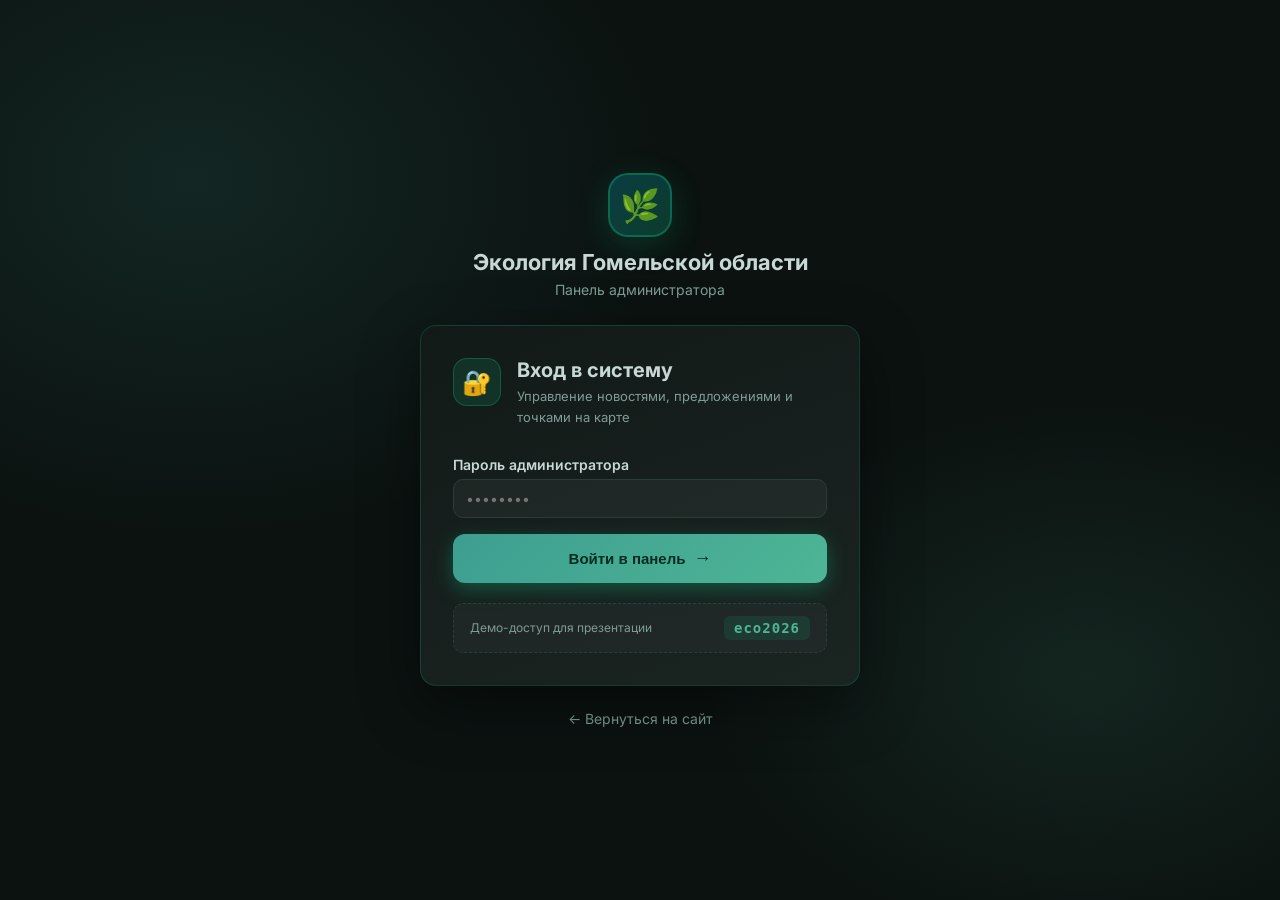
<file: admin.html>
<!DOCTYPE html>
<html lang="ru">
<head>
    <meta charset="UTF-8" />
    <meta name="viewport" content="width=device-width, initial-scale=1" />
    <title>Админ-панель — Экология Гомельской области</title>
    <meta name="description" content="Панель администратора экологического портала Гомельской области." />
    <link rel="preconnect" href="https://fonts.googleapis.com">
    <link rel="preconnect" href="https://fonts.gstatic.com" crossorigin>
    <link href="https://fonts.googleapis.com/css2?family=Inter:wght@400;600;700&display=swap" rel="stylesheet">
    <link rel="stylesheet" href="assets/css/styles.css" />
</head>
<body class="admin-body">

    <!-- ===== Экран входа ===== -->
    <div id="loginSection" class="admin-login-screen">
        <div class="admin-login-bg"></div>
        <div class="admin-login-wrap">
            <div class="admin-login-brand">
                <div class="admin-login-logo">🌿</div>
                <h1>Экология Гомельской области</h1>
                <p>Панель администратора</p>
            </div>
            <div class="card admin-login-card">
                <div class="admin-login-card-header">
                    <span class="admin-login-icon">🔐</span>
                    <div>
                        <h2>Вход в систему</h2>
                        <p class="muted">Управление новостями, предложениями и точками на карте</p>
                    </div>
                </div>
                <form id="loginForm">
                    <div class="form-group">
                        <label>Пароль администратора</label>
                        <input type="password" id="loginPassword" class="form-input admin-input" placeholder="••••••••" required autocomplete="current-password" />
                    </div>
                    <button type="submit" class="btn admin-btn-primary">
                        <span>Войти в панель</span>
                        <span class="admin-btn-arrow">→</span>
                    </button>
                </form>
                <p id="loginError" class="admin-error" style="display:none;">
                    <span>⚠️</span> Неверный пароль. Попробуйте снова.
                </p>
                <div class="admin-login-hint">
                    <span class="admin-hint-label">Демо-доступ для презентации</span>
                    <code class="admin-hint-code">eco2026</code>
                </div>
            </div>
            <a href="index.html" class="admin-back-link">← Вернуться на сайт</a>
        </div>
    </div>

    <!-- ===== Дашборд ===== -->
    <div id="dashboardSection" class="admin-layout" style="display:none;">

        <!-- Боковая панель -->
        <aside class="admin-sidebar">
            <div class="admin-sidebar-brand">
                <div class="admin-sidebar-logo">⚙️</div>
                <div>
                    <strong>Админ-панель</strong>
                    <span>Эко-портал</span>
                </div>
            </div>

            <nav class="admin-sidebar-nav">
                <button class="admin-nav-item active" data-tab="admin-news">
                    <span class="admin-nav-icon">📰</span>
                    <span>Новости</span>
                    <span class="admin-nav-badge" id="badgeNews">0</span>
                </button>
                <button class="admin-nav-item" data-tab="admin-suggestions">
                    <span class="admin-nav-icon">💡</span>
                    <span>Предложения</span>
                    <span class="admin-nav-badge" id="badgeSuggestions">0</span>
                </button>
                <button class="admin-nav-item" data-tab="admin-places">
                    <span class="admin-nav-icon">📍</span>
                    <span>Точки на карте</span>
                    <span class="admin-nav-badge" id="badgePlaces">0</span>
                </button>
                <button class="admin-nav-item" data-tab="admin-stats">
                    <span class="admin-nav-icon">📊</span>
                    <span>Статистика</span>
                </button>
            </nav>

            <div class="admin-sidebar-footer">
                <div class="admin-data-badge">
                    <span class="admin-data-dot"></span>
                    Данные: <strong id="adminDataAsOf">август 2026</strong>
                </div>
                <a href="index.html" class="admin-sidebar-link">🌐 Открыть сайт</a>
                <button id="btnLogout" class="admin-sidebar-link admin-logout-btn">🚪 Выйти</button>
            </div>
        </aside>

        <!-- Основной контент -->
        <div class="admin-main">
            <header class="admin-topbar">
                <div class="admin-topbar-left">
                    <button id="adminMenuToggle" class="admin-menu-toggle" aria-label="Меню">☰</button>
                    <div>
                        <h2 id="adminPageTitle">Новости</h2>
                        <p class="muted admin-topbar-sub">Управление контентом портала</p>
                    </div>
                </div>
                <div class="admin-topbar-actions">
                    <button id="btnResetAll" class="btn btn-secondary admin-reset-btn">↺ Сбросить данные</button>
                </div>
            </header>

            <div class="admin-content">

                <!-- KPI-полоска -->
                <div class="admin-kpi-strip">
                    <div class="admin-kpi-card">
                        <span class="admin-kpi-icon">📰</span>
                        <div>
                            <div class="admin-kpi-num" id="statNews">0</div>
                            <div class="admin-kpi-lbl">Новостей</div>
                        </div>
                    </div>
                    <div class="admin-kpi-card">
                        <span class="admin-kpi-icon">💡</span>
                        <div>
                            <div class="admin-kpi-num" id="statSuggestions">0</div>
                            <div class="admin-kpi-lbl">Предложений</div>
                        </div>
                    </div>
                    <div class="admin-kpi-card admin-kpi-green">
                        <span class="admin-kpi-icon">🟢</span>
                        <div>
                            <div class="admin-kpi-num" id="statClean">0</div>
                            <div class="admin-kpi-lbl">Чистых точек</div>
                        </div>
                    </div>
                    <div class="admin-kpi-card admin-kpi-red">
                        <span class="admin-kpi-icon">🔴</span>
                        <div>
                            <div class="admin-kpi-num" id="statDirty">0</div>
                            <div class="admin-kpi-lbl">Проблемных точек</div>
                        </div>
                    </div>
                </div>

                <!-- Вкладка: Новости -->
                <div class="admin-panel active" id="tab-admin-news">
                    <div class="admin-panel-grid">
                        <div class="card admin-form-card">
                            <div class="admin-card-header">
                                <h3>➕ Добавить новость</h3>
                            </div>
                            <form id="newsForm" class="admin-form-grid">
                                <div class="form-group">
                                    <label>Дата</label>
                                    <input type="text" id="newsDate" class="form-input admin-input" placeholder="12 августа 2026" required />
                                </div>
                                <div class="form-group">
                                    <label>Тег</label>
                                    <input type="text" id="newsTag" class="form-input admin-input" placeholder="Мониторинг" required />
                                </div>
                                <div class="form-group admin-full">
                                    <label>Заголовок</label>
                                    <input type="text" id="newsTitle" class="form-input admin-input" required />
                                </div>
                                <div class="form-group admin-full">
                                    <label>Текст</label>
                                    <textarea id="newsText" class="form-input admin-input" rows="5" required></textarea>
                                </div>
                                <div class="form-group">
                                    <label>Ссылка</label>
                                    <input type="url" id="newsLink" class="form-input admin-input" placeholder="https://..." />
                                </div>
                                <div class="form-group">
                                    <label>Текст ссылки</label>
                                    <input type="text" id="newsLinkText" class="form-input admin-input" placeholder="Подробнее" />
                                </div>
                                <div class="admin-full">
                                    <button type="submit" class="btn admin-btn-primary">Опубликовать новость</button>
                                </div>
                            </form>
                        </div>
                        <div class="admin-list-section">
                            <div class="admin-card-header">
                                <h3>📋 Опубликованные новости</h3>
                                <span class="admin-count-label" id="newsCountLabel">0 записей</span>
                            </div>
                            <div id="newsList" class="admin-list"></div>
                        </div>
                    </div>
                </div>

                <!-- Вкладка: Предложения -->
                <div class="admin-panel" id="tab-admin-suggestions">
                    <div class="grid-2">
                        <div class="card admin-form-card">
                            <div class="admin-card-header">
                                <h3>⚡ Краткосрочные меры</h3>
                            </div>
                            <form id="addShortForm" class="admin-inline-form">
                                <input type="text" id="newShort" class="form-input admin-input" placeholder="Новое предложение..." required />
                                <button type="submit" class="btn admin-btn-add">+</button>
                            </form>
                            <ul id="adminShortList" class="admin-editable-list"></ul>
                        </div>
                        <div class="card admin-form-card">
                            <div class="admin-card-header">
                                <h3>🎯 Долгосрочные меры</h3>
                            </div>
                            <form id="addLongForm" class="admin-inline-form">
                                <input type="text" id="newLong" class="form-input admin-input" placeholder="Новое предложение..." required />
                                <button type="submit" class="btn admin-btn-add">+</button>
                            </form>
                            <ul id="adminLongList" class="admin-editable-list"></ul>
                        </div>
                    </div>
                </div>

                <!-- Вкладка: Точки -->
                <div class="admin-panel" id="tab-admin-places">
                    <div class="grid-2">
                        <div class="card admin-form-card">
                            <div class="admin-card-header admin-card-header-green">
                                <h3>🟢 Чистые локации</h3>
                                <span class="admin-count-label" id="cleanCountLabel">0 точек</span>
                            </div>
                            <p class="muted admin-panel-desc">Точки, добавленные пользователями через карту на главной странице.</p>
                            <ul id="adminCleanList" class="admin-editable-list"></ul>
                        </div>
                        <div class="card admin-form-card">
                            <div class="admin-card-header admin-card-header-red">
                                <h3>🔴 Проблемные локации</h3>
                                <span class="admin-count-label" id="dirtyCountLabel">0 точек</span>
                            </div>
                            <p class="muted admin-panel-desc">Проблемные зоны, отмеченные пользователями на интерактивной карте.</p>
                            <ul id="adminDirtyList" class="admin-editable-list"></ul>
                        </div>
                    </div>
                </div>

                <!-- Вкладка: Статистика -->
                <div class="admin-panel" id="tab-admin-stats">
                    <div class="card admin-form-card">
                        <div class="admin-card-header">
                            <h3>ℹ️ Справка по панели</h3>
                        </div>
                        <div class="admin-help-grid">
                            <div class="admin-help-item">
                                <span class="admin-help-icon">💾</span>
                                <div>
                                    <strong>Локальное хранение</strong>
                                    <p class="muted">Все изменения сохраняются в браузере (localStorage) и видны на сайте.</p>
                                </div>
                            </div>
                            <div class="admin-help-item">
                                <span class="admin-help-icon">📰</span>
                                <div>
                                    <strong>Новости</strong>
                                    <p class="muted">Публикуются на странице «Новости» сразу после добавления.</p>
                                </div>
                            </div>
                            <div class="admin-help-item">
                                <span class="admin-help-icon">💡</span>
                                <div>
                                    <strong>Предложения</strong>
                                    <p class="muted">Отображаются в «База знаний» → вкладка «Предложения».</p>
                                </div>
                            </div>
                            <div class="admin-help-item">
                                <span class="admin-help-icon">↺</span>
                                <div>
                                    <strong>Сброс данных</strong>
                                    <p class="muted">Кнопка «Сбросить» восстанавливает исходные данные на <strong id="helpDataAsOf">август 2026</strong>.</p>
                                </div>
                            </div>
                        </div>
                    </div>
                </div>

            </div>
        </div>
    </div>

    <!-- Тост-уведомление -->
    <div id="adminToast" class="admin-toast"></div>

    <script src="assets/js/data-store.js"></script>
    <script src="assets/js/admin.js"></script>
</body>
</html>
</file>
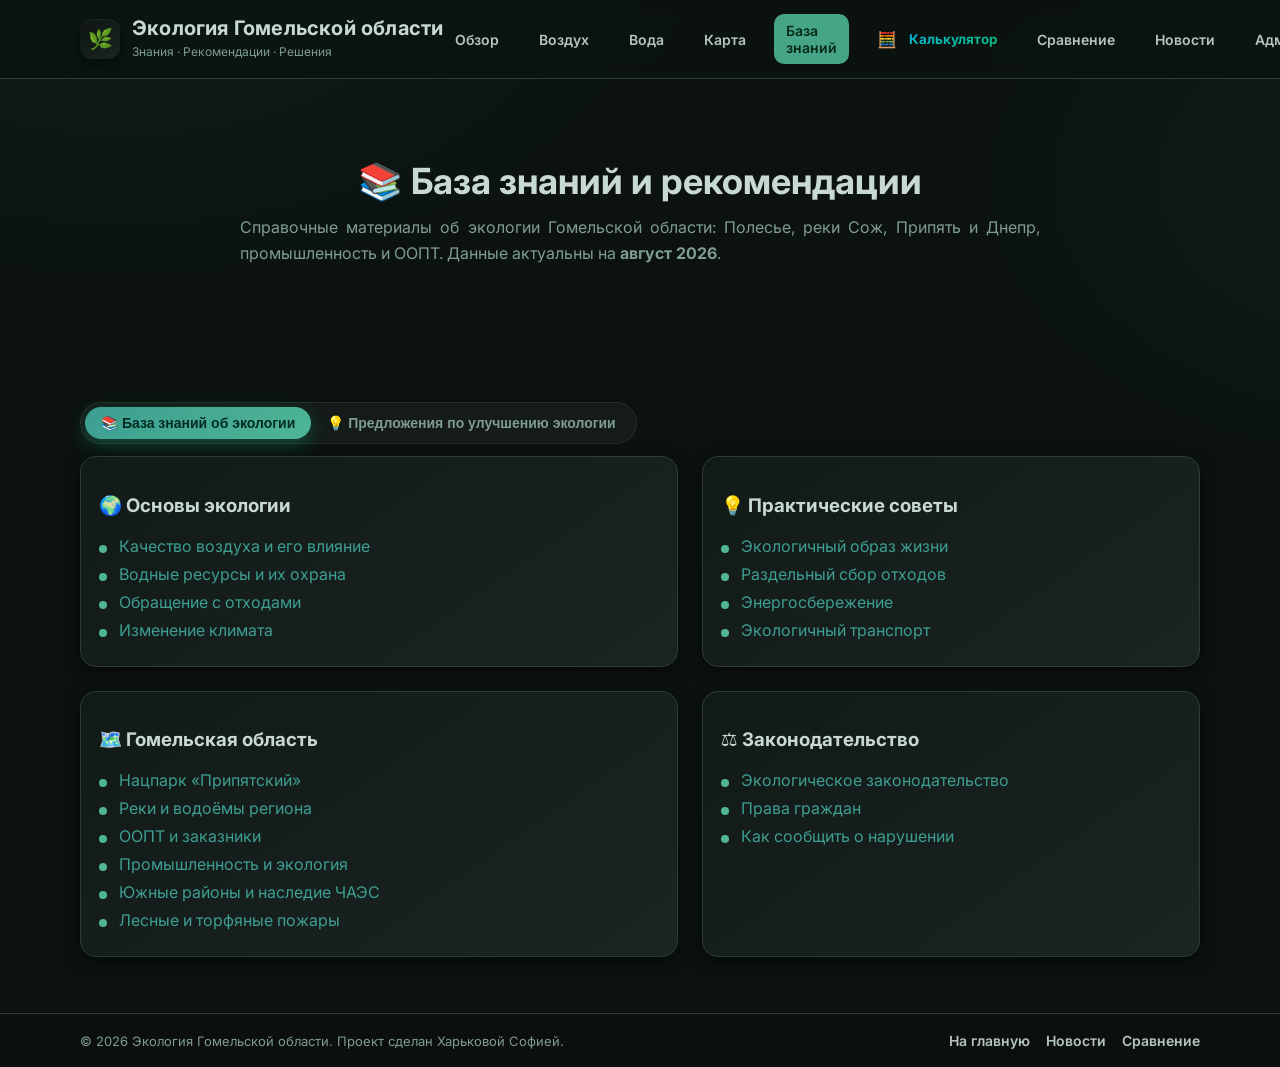
<file: knowledge.html>
<!DOCTYPE html>
<html lang="ru">
<head>
    <meta charset="UTF-8" />
    <meta name="viewport" content="width=device-width, initial-scale=1" />
    <title>База знаний — Экология Гомельской области</title>
    <meta name="description" content="База знаний об экологии и предложения по улучшению окружающей среды Гомельской области." />
    <link rel="preconnect" href="https://fonts.googleapis.com">
    <link rel="preconnect" href="https://fonts.gstatic.com" crossorigin>
    <link href="https://fonts.googleapis.com/css2?family=Inter:wght@400;600;700&display=swap" rel="stylesheet">
    <link rel="stylesheet" href="assets/css/styles.css" />
</head>
<body>
    <header class="site-header">
        <div class="container header-inner">
            <div class="brand">
                <div class="logo" aria-hidden="true">🌿</div>
                <div>
                    <h1>Экология Гомельской области</h1>
                    <p class="tagline">Знания · Рекомендации · Решения</p>
                </div>
            </div>
            <button class="nav-toggle" aria-label="Открыть меню" aria-expanded="false">
                <span class="nav-toggle-bar"></span>
            </button>
            <nav class="nav">
                <a href="index.html#overview" class="nav-link">Обзор</a>
                <a href="index.html#air" class="nav-link">Воздух</a>
                <a href="index.html#water" class="nav-link">Вода</a>
                <a href="index.html#map" class="nav-link">Карта</a>
                <a href="knowledge.html" class="cta" aria-current="page">База знаний</a>
                <button id="btnOpenCalculator" class="nav-link calculator-link" style="background: none; border: none; cursor: pointer; font-family: inherit;">
                    <span class="nav-icon">🧮</span>
                    <span>Калькулятор</span>
                </button>
                <a href="comparison.html" class="nav-link">Сравнение</a>
                <a href="news.html" class="nav-link">Новости</a>
                <a href="admin.html" class="nav-link">Админ</a>
            </nav>
        </div>
    </header>

    <main>
        <section class="section hero reveal">
            <div class="container">
                <h2>📚 База знаний и рекомендации</h2>
                <p class="lead">
                    Справочные материалы об экологии Гомельской области: Полесье, реки Сож, Припять и Днепр, промышленность и ООПТ.
                    Данные актуальны на <strong id="dataAsOf">август 2026</strong>.
                </p>
            </div>
        </section>

        <section class="section reveal">
            <div class="container">
                <div class="news-tabs">
                    <button class="news-tab-btn active" data-tab="knowledge-base">📚 База знаний об экологии</button>
                    <button class="news-tab-btn" data-tab="suggestions">💡 Предложения по улучшению экологии</button>
                </div>

                <div class="news-tab-panel active" id="tab-knowledge-base">
                    <div class="grid-2">
                        <div class="card">
                            <h3>🌍 Основы экологии</h3>
                            <ul class="highlights">
                                <li><a href="#knowledge-air" class="knowledge-link">Качество воздуха и его влияние</a></li>
                                <li><a href="#knowledge-water" class="knowledge-link">Водные ресурсы и их охрана</a></li>
                                <li><a href="#knowledge-waste" class="knowledge-link">Обращение с отходами</a></li>
                                <li><a href="#knowledge-climate" class="knowledge-link">Изменение климата</a></li>
                            </ul>
                        </div>
                        <div class="card">
                            <h3>💡 Практические советы</h3>
                            <ul class="highlights">
                                <li><a href="#knowledge-tips" class="knowledge-link">Экологичный образ жизни</a></li>
                                <li><a href="#knowledge-recycling" class="knowledge-link">Раздельный сбор отходов</a></li>
                                <li><a href="#knowledge-energy" class="knowledge-link">Энергосбережение</a></li>
                                <li><a href="#knowledge-transport" class="knowledge-link">Экологичный транспорт</a></li>
                            </ul>
                        </div>
                    </div>
                    <div class="grid-2" style="margin-top: 24px;">
                        <div class="card">
                            <h3>🗺️ Гомельская область</h3>
                            <ul class="highlights">
                                <li><a href="#knowledge-pripyat-park" class="knowledge-link">Нацпарк «Припятский»</a></li>
                                <li><a href="#knowledge-gomel-rivers" class="knowledge-link">Реки и водоёмы региона</a></li>
                                <li><a href="#knowledge-protected" class="knowledge-link">ООПТ и заказники</a></li>
                                <li><a href="#knowledge-industry" class="knowledge-link">Промышленность и экология</a></li>
                                <li><a href="#knowledge-chernobyl" class="knowledge-link">Южные районы и наследие ЧАЭС</a></li>
                                <li><a href="#knowledge-fire" class="knowledge-link">Лесные и торфяные пожары</a></li>
                            </ul>
                        </div>
                        <div class="card">
                            <h3>⚖️ Законодательство</h3>
                            <ul class="highlights">
                                <li><a href="#knowledge-laws" class="knowledge-link">Экологическое законодательство</a></li>
                                <li><a href="#knowledge-citizen" class="knowledge-link">Права граждан</a></li>
                                <li><a href="#knowledge-report" class="knowledge-link">Как сообщить о нарушении</a></li>
                            </ul>
                        </div>
                    </div>
                    <div id="knowledgeContent" class="card" style="margin-top: 24px; display: none;">
                        <div id="knowledgeText"></div>
                    </div>
                </div>

                <div class="news-tab-panel" id="tab-suggestions">
                    <div class="grid-2">
                        <div class="card">
                            <h3>Краткосрочные меры</h3>
                            <ul class="checklist" id="shortTermList"></ul>
                        </div>
                        <div class="card">
                            <h3>Долгосрочные меры</h3>
                            <ul class="checklist" id="longTermList"></ul>
                        </div>
                    </div>
                    <div class="card" style="margin-top: 24px;">
                        <h3>💬 Предложить свою идею</h3>
                        <p class="muted">Опишите мероприятие, которое, по вашему мнению, поможет улучшить экологию региона.</p>
                        <form id="suggestionForm" class="suggestion-form">
                            <div class="form-group">
                                <label>Ваше имя</label>
                                <input type="text" id="suggName" class="form-input" placeholder="Иван Иванов" required />
                            </div>
                            <div class="form-group">
                                <label>Категория</label>
                                <select id="suggCategory" class="form-input">
                                    <option value="short">Краткосрочная мера</option>
                                    <option value="long">Долгосрочная мера</option>
                                </select>
                            </div>
                            <div class="form-group">
                                <label>Предложение</label>
                                <textarea id="suggText" class="form-input" rows="4" placeholder="Опишите вашу идею..." required></textarea>
                            </div>
                            <button type="submit" class="btn">Отправить предложение</button>
                        </form>
                        <p id="suggSuccess" class="muted" style="display:none; margin-top: 12px; color: var(--accent);">✅ Спасибо! Ваше предложение сохранено и будет рассмотрено администратором.</p>
                    </div>
                </div>
            </div>
        </section>
    </main>

    <footer class="site-footer">
        <div class="container footer-inner">
            <div>© <span id="year"></span> Экология Гомельской области. Проект сделан Харьковой Софией.</div>
            <nav class="nav">
                <a href="index.html#overview">На главную</a>
                <a href="news.html">Новости</a>
                <a href="comparison.html">Сравнение</a>
            </nav>
        </div>
    </footer>

    <div id="calculatorModal" class="modal">
        <div class="modal-content" style="max-width: 900px; max-height: 90vh; overflow-y: auto;">
            <div class="modal-header">
                <h2 style="margin:0;">🧮 Экологический калькулятор</h2>
                <button class="modal-close" id="btnCloseCalculator">&times;</button>
            </div>
            <div class="modal-body" style="padding: 32px;">
                <div class="grid-2">
                    <div>
                        <div class="form-group">
                            <label>Автомобиль (км/месяц)</label>
                            <input type="number" id="calcCar" class="form-input" value="0" min="0" />
                        </div>
                        <div class="form-group">
                            <label>Общественный транспорт (км/месяц)</label>
                            <input type="number" id="calcPublic" class="form-input" value="0" min="0" />
                        </div>
                        <div class="form-group">
                            <label>Перелёты (часов/год)</label>
                            <input type="number" id="calcFlights" class="form-input" value="0" min="0" />
                        </div>
                    </div>
                    <div>
                        <div class="form-group">
                            <label>Электроэнергия (кВт·ч/месяц)</label>
                            <input type="number" id="calcEnergy" class="form-input" value="0" min="0" />
                        </div>
                        <div class="form-group">
                            <label>Газ (м³/месяц)</label>
                            <input type="number" id="calcGas" class="form-input" value="0" min="0" />
                        </div>
                        <div class="form-group">
                            <label>Отходы (кг/месяц)</label>
                            <input type="number" id="calcWaste" class="form-input" value="0" min="0" />
                        </div>
                    </div>
                </div>
                <div style="text-align: center; margin-top: 24px;">
                    <button id="btnCalculate" class="btn">Рассчитать углеродный след</button>
                </div>
                <div id="calcResult" style="margin-top: 24px; display: none;">
                    <div class="card">
                        <h3>Ваш углеродный след: <span id="calcTotal"></span> т CO₂/год</h3>
                        <div id="calcRecommendations"></div>
                    </div>
                </div>
            </div>
        </div>
    </div>

    <script src="assets/js/knowledge-data.js"></script>
    <script src="assets/js/data-store.js"></script>
    <script src="assets/js/features.js"></script>
    <script src="assets/js/knowledge-page.js"></script>
    <script>document.getElementById('year').textContent = new Date().getFullYear();</script>
</body>
</html>
</file>
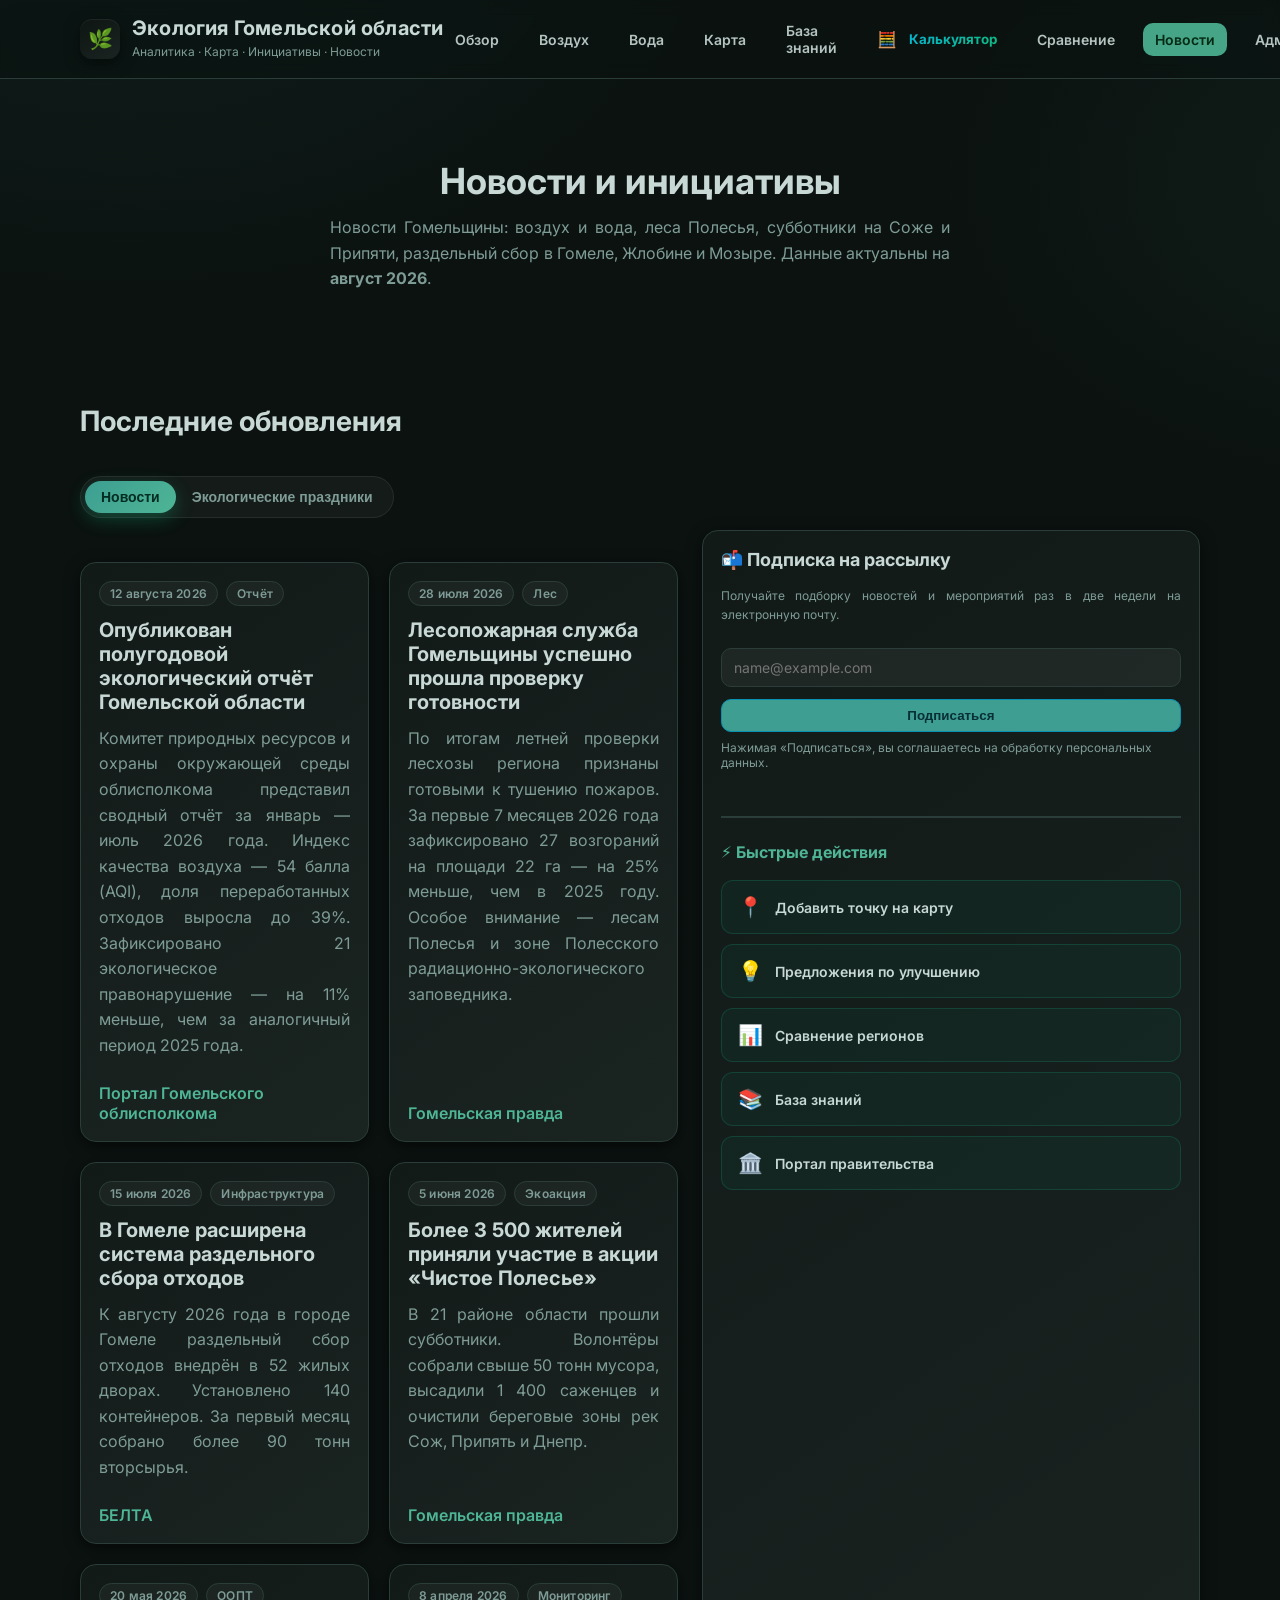
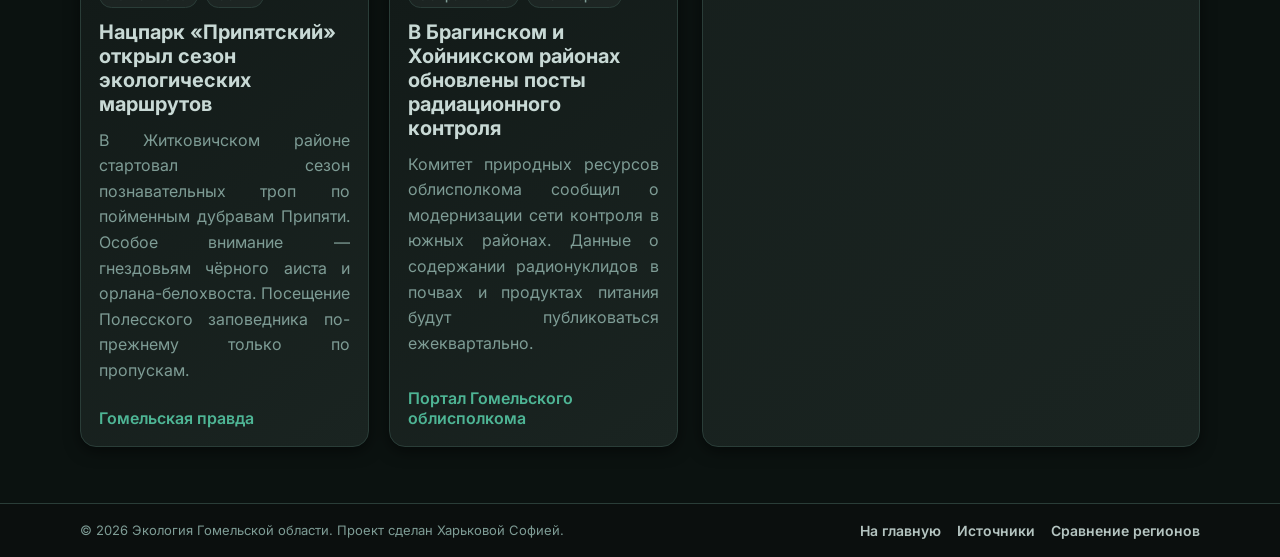
<file: news.html>
<!DOCTYPE html>
<html lang="ru">
<head>
    <meta charset="UTF-8" />
    <meta name="viewport" content="width=device-width, initial-scale=1" />
    <title>Новости — Экология Гомельской области</title>
    <meta name="description" content="Последние новости об экологических проектах и инициативах Гомельской области." />

    <!-- Fonts -->
    <link rel="preconnect" href="https://fonts.googleapis.com">
    <link rel="preconnect" href="https://fonts.gstatic.com" crossorigin>
    <link href="https://fonts.googleapis.com/css2?family=Inter:wght@400;600;700&display=swap" rel="stylesheet">

    <!-- Styles -->
    <link rel="stylesheet" href="assets/css/styles.css" />
</head>
<body>
    <header class="site-header">
        <div class="container header-inner">
            <div class="brand">
                <div class="logo" aria-hidden="true">🌿</div>
                <div>
                    <h1>Экология Гомельской области</h1>
                    <p class="tagline">Аналитика · Карта · Инициативы · Новости</p>
                </div>
            </div>
            <button class="nav-toggle" aria-label="Открыть меню" aria-expanded="false">
                <span class="nav-toggle-bar"></span>
            </button>
            <nav class="nav">
                <a href="index.html#overview" class="nav-link">Обзор</a>
                <a href="index.html#air" class="nav-link">Воздух</a>
                <a href="index.html#water" class="nav-link">Вода</a>
                <a href="index.html#map" class="nav-link">Карта</a>
                <a href="knowledge.html" class="nav-link">База знаний</a>
                <button id="btnOpenCalculator" class="nav-link calculator-link" style="background: none; border: none; cursor: pointer; font-family: inherit;">
                    <span class="nav-icon">🧮</span>
                    <span>Калькулятор</span>
                </button>
                <a href="comparison.html" class="nav-link">Сравнение</a>
                <a href="news.html" class="cta" aria-current="page">Новости</a>
                <a href="admin.html" class="nav-link">Админ</a>
            </nav>
        </div>
    </header>

    <main>
        <section class="section news-hero reveal">
            <div class="container">
                <h2>Новости и инициативы</h2>
                <p class="lead">
                    Новости Гомельщины: воздух и вода, леса Полесья, субботники на Соже и Припяти, раздельный сбор в Гомеле, Жлобине и Мозыре.
                    Данные актуальны на <strong id="dataAsOf">август 2026</strong>.
                </p>
            </div>
        </section>

        <section class="section reveal">
            <div class="container">
                <h2>Последние обновления</h2>

                <div class="news-tabs">
                    <button class="news-tab-btn active" data-tab="news-list">Новости</button>
                    <button class="news-tab-btn" data-tab="eco-calendar">Экологические праздники</button>
                </div>

                <div class="news-tab-panel active" id="tab-news-list">
                    <div class="grid-2">
                        <div>
                            <div class="news-grid" id="newsGrid"></div>
                        </div>
                        <aside class="card news-sidebar">
                            <div class="news-subscribe">
                                <h3>📬 Подписка на рассылку</h3>
                                <p class="muted">Получайте подборку новостей и мероприятий раз в две недели на электронную почту.</p>
                                <form>
                                    <input type="email" class="form-input" id="subscribeEmail" placeholder="name@example.com" aria-label="Электронная почта для рассылки" required />
                                    <button type="submit" class="btn">Подписаться</button>
                                </form>
                                <span class="muted">Нажимая «Подписаться», вы соглашаетесь на обработку персональных данных.</span>
                            </div>
                            <div class="quick-actions-section">
                                <h4>⚡ Быстрые действия</h4>
                                <div class="quick-actions">
                                    <a href="index.html#map" class="action-btn">
                                        <span class="action-icon">📍</span>
                                        <span class="action-text">Добавить точку на карту</span>
                                    </a>
                                    <a href="knowledge.html#suggestions" class="action-btn">
                                        <span class="action-icon">💡</span>
                                        <span class="action-text">Предложения по улучшению</span>
                                    </a>
                                    <a href="comparison.html" class="action-btn">
                                        <span class="action-icon">📊</span>
                                        <span class="action-text">Сравнение регионов</span>
                                    </a>
                                    <a href="knowledge.html" class="action-btn">
                                        <span class="action-icon">📚</span>
                                        <span class="action-text">База знаний</span>
                                    </a>
                                    <a href="https://gomel-region.gov.by/" target="_blank" rel="noopener" class="action-btn">
                                        <span class="action-icon">🏛️</span>
                                        <span class="action-text">Портал правительства</span>
                                    </a>
                                </div>
                            </div>
                        </aside>
                    </div>
                </div>

                <div class="news-tab-panel" id="tab-eco-calendar">
                    <div class="card calendar-widget">
                        <div class="calendar-header">
                            <h2>🌍 Календарь экологических праздников</h2>
                            <p class="calendar-subtitle">
                                Список ключевых дат, которые можно использовать для проведения акций, уроков и мероприятий в Гомельской области.
                            </p>
                        </div>
                        <div class="holidays-section">
                            <div class="holidays-list">
                                <div class="holiday-item">
                                    <div class="holiday-icon">🌱</div>
                                    <div class="holiday-info">
                                        <div class="holiday-date">11 января</div>
                                        <div class="holiday-name">День заповедников и национальных парков Беларуси</div>
                                    </div>
                                </div>

                                <div class="holiday-item">
                                    <div class="holiday-icon">💧</div>
                                    <div class="holiday-info">
                                        <div class="holiday-date">31 января</div>
                                        <div class="holiday-name">Международный день очистки воды</div>
                                    </div>
                                </div>

                                <div class="holiday-item">
                                    <div class="holiday-icon">🐬</div>
                                    <div class="holiday-info">
                                        <div class="holiday-date">19 февраля</div>
                                        <div class="holiday-name">Всемирный день защиты морских млекопитающих</div>
                                    </div>
                                </div>

                                <div class="holiday-item">
                                    <div class="holiday-icon">❄️</div>
                                    <div class="holiday-info">
                                        <div class="holiday-date">28 февраля</div>
                                        <div class="holiday-name">День Арктики</div>
                                    </div>
                                </div>

                                <div class="holiday-item">
                                    <div class="holiday-icon">🦌</div>
                                    <div class="holiday-info">
                                        <div class="holiday-date">3 марта</div>
                                        <div class="holiday-name">Всемирный день дикой природы</div>
                                    </div>
                                </div>

                                <div class="holiday-item">
                                    <div class="holiday-icon">🌊</div>
                                    <div class="holiday-info">
                                        <div class="holiday-date">14 марта</div>
                                        <div class="holiday-name">Международный день рек</div>
                                    </div>
                                </div>

                                <div class="holiday-item">
                                    <div class="holiday-icon">🌍</div>
                                    <div class="holiday-info">
                                        <div class="holiday-date">20 марта</div>
                                        <div class="holiday-name">День Земли</div>
                                    </div>
                                </div>

                                <div class="holiday-item">
                                    <div class="holiday-icon">🐦</div>
                                    <div class="holiday-info">
                                        <div class="holiday-date">1 апреля</div>
                                        <div class="holiday-name">Международный день птиц</div>
                                    </div>
                                </div>

                                <div class="holiday-item">
                                    <div class="holiday-icon">📚</div>
                                    <div class="holiday-info">
                                        <div class="holiday-date">15 апреля</div>
                                        <div class="holiday-name">День экологических знаний</div>
                                    </div>
                                </div>

                                <div class="holiday-item">
                                    <div class="holiday-icon">🛶</div>
                                    <div class="holiday-info">
                                        <div class="holiday-date">20 мая</div>
                                        <div class="holiday-name">День Волги</div>
                                    </div>
                                </div>

                                <div class="holiday-item">
                                    <div class="holiday-icon">🧬</div>
                                    <div class="holiday-info">
                                        <div class="holiday-date">22 мая</div>
                                        <div class="holiday-name">Международный день биологического разнообразия</div>
                                    </div>
                                </div>

                                <div class="holiday-item">
                                    <div class="holiday-icon">🚮</div>
                                    <div class="holiday-info">
                                        <div class="holiday-date">1 июня</div>
                                        <div class="holiday-name">Международный день очистки водоёмов</div>
                                    </div>
                                </div>

                                <div class="holiday-item">
                                    <div class="holiday-icon">🌿</div>
                                    <div class="holiday-info">
                                        <div class="holiday-date">5 июня</div>
                                        <div class="holiday-name">Всемирный день окружающей среды</div>
                                    </div>
                                </div>

                                <div class="holiday-item">
                                    <div class="holiday-icon">🎣</div>
                                    <div class="holiday-info">
                                        <div class="holiday-date">13 июля</div>
                                        <div class="holiday-name">День действий против рыбной ловли</div>
                                    </div>
                                </div>

                                <div class="holiday-item">
                                    <div class="holiday-icon">🪷</div>
                                    <div class="holiday-info">
                                        <div class="holiday-date">27 августа</div>
                                        <div class="holiday-name">Всемирный день озёр</div>
                                    </div>
                                </div>

                                <div class="holiday-item">
                                    <div class="holiday-icon">🌲</div>
                                    <div class="holiday-info">
                                        <div class="holiday-date">15 сентября</div>
                                        <div class="holiday-name">Российские дни леса</div>
                                    </div>
                                </div>

                                <div class="holiday-item">
                                    <div class="holiday-icon">🧹</div>
                                    <div class="holiday-info">
                                        <div class="holiday-date">20 сентября</div>
                                        <div class="holiday-name">Всемирный день чистоты</div>
                                    </div>
                                </div>

                                <div class="holiday-item">
                                    <div class="holiday-icon">🚲</div>
                                    <div class="holiday-info">
                                        <div class="holiday-date">22 сентября</div>
                                        <div class="holiday-name">Всемирный день без автомобиля</div>
                                    </div>
                                </div>

                                <div class="holiday-item">
                                    <div class="holiday-icon">🐾</div>
                                    <div class="holiday-info">
                                        <div class="holiday-date">4 октября</div>
                                        <div class="holiday-name">Всемирный день защиты животных</div>
                                    </div>
                                </div>

                                <div class="holiday-item">
                                    <div class="holiday-icon">🏞️</div>
                                    <div class="holiday-info">
                                        <div class="holiday-date">14 октября</div>
                                        <div class="holiday-name">День работников заповедного дела</div>
                                    </div>
                                </div>

                                <div class="holiday-item">
                                    <div class="holiday-icon">♻️</div>
                                    <div class="holiday-info">
                                        <div class="holiday-date">15 ноября</div>
                                        <div class="holiday-name">День вторичной переработки</div>
                                    </div>
                                </div>

                                <div class="holiday-item">
                                    <div class="holiday-icon">🐕</div>
                                    <div class="holiday-info">
                                        <div class="holiday-date">30 ноября</div>
                                        <div class="holiday-name">Всемирный день домашних животных</div>
                                    </div>
                                </div>

                                <div class="holiday-item">
                                    <div class="holiday-icon">⚖️</div>
                                    <div class="holiday-info">
                                        <div class="holiday-date">10 декабря</div>
                                        <div class="holiday-name">Международный день прав животных</div>
                                    </div>
                                </div>
                            </div>
                        </div>
                    </div>
                </div>
            </div>
        </section>


    <footer class="site-footer">
        <div class="container footer-inner">
            <div>
                © <span id="year"></span> Экология Гомельской области. Проект сделан Харьковой Софией.
            </div>
            <nav class="nav">
                <a href="index.html#overview">На главную</a>
                <a href="index.html#sources">Источники</a>
                <a href="comparison.html">Сравнение регионов</a>
            </nav>
        </div>
    </footer>

    <!-- Модальное окно калькулятора -->
    <div id="calculatorModal" class="modal">
        <div class="modal-content" style="max-width: 900px; max-height: 90vh; overflow-y: auto;">
            <div class="modal-header" style="background: linear-gradient(135deg, rgba(6,182,212,0.1), rgba(16,185,129,0.1)); border-bottom: 2px solid rgba(16,185,129,0.2);">
                <div style="display: flex; align-items: center; gap: 20px; flex: 1;">
                    <div style="display: flex; align-items: center; justify-content: center; width: 80px; height: 80px; border-radius: 20px; background: linear-gradient(135deg, rgba(6,182,212,0.3), rgba(16,185,129,0.3)); border: 3px solid rgba(16,185,129,0.5); box-shadow: 0 4px 15px rgba(16,185,129,0.3);">
                        <span style="font-size: 48px;">🧮</span>
                    </div>
                    <div style="flex: 1;">
                        <h2 class="calculator-title-gradient" style="margin: 0 0 8px; font-size: 32px;">
                            Экологический калькулятор
                        </h2>
                        <p style="margin: 0 0 4px; color: var(--muted); font-size: 15px; line-height: 1.5;">
                            🌍 Рассчитайте ваш углеродный след и получите персональные рекомендации
                        </p>
                        <p style="margin: 0; color: var(--muted); font-size: 13px; opacity: 0.8;">
                            Узнайте, как ваш образ жизни влияет на окружающую среду
                        </p>
                    </div>
                </div>
                <button class="modal-close" id="btnCloseCalculator" style="margin-left: 20px;">&times;</button>
            </div>
            <div class="modal-body" style="padding: 32px;">
                <div style="text-align: center; margin-bottom: 32px; padding: 20px; background: rgba(16,185,129,0.05); border-radius: 12px; border: 1px solid rgba(16,185,129,0.15);">
                    <p style="margin: 0 0 16px; color: var(--text); font-size: 16px; font-weight: 500;">
                        💡 Заполните данные о вашем образе жизни, чтобы узнать ваш экологический след
                    </p>
                    <div style="display: flex; flex-wrap: wrap; gap: 8px; justify-content: center; margin-top: 12px;">
                        <span style="display: inline-block; padding: 6px 12px; background: rgba(6,182,212,0.15); border-radius: 8px; font-size: 13px; color: var(--primary); border: 1px solid rgba(6,182,212,0.3);">
                            💡 Пример: 500 км/мес на авто
                        </span>
                        <span style="display: inline-block; padding: 6px 12px; background: rgba(16,185,129,0.15); border-radius: 8px; font-size: 13px; color: var(--accent); border: 1px solid rgba(16,185,129,0.3);">
                            ⚡ Среднее: 200 кВт·ч/мес
                        </span>
                        <span style="display: inline-block; padding: 6px 12px; background: rgba(6,182,212,0.15); border-radius: 8px; font-size: 13px; color: var(--primary); border: 1px solid rgba(6,182,212,0.3);">
                            🏠 Газ: 50-100 м³/мес
                        </span>
                    </div>
                </div>
                <div class="grid-2" style="margin-top: 24px;">
                    <div>
                        <h3 style="display: flex; align-items: center; gap: 8px; margin-bottom: 20px;">
                            <span style="font-size: 24px;">🚗</span>
                            <span>Транспорт</span>
                        </h3>
                        <div class="form-group">
                            <label>Поездки на автомобиле (км/месяц)</label>
                            <input type="number" id="calcCar" class="form-input" value="0" min="0" placeholder="Например: 500" />
                            <small style="display: block; margin-top: 4px; color: var(--muted); font-size: 12px;">💡 Средний показатель: 300-800 км/месяц</small>
                        </div>
                        <div class="form-group">
                            <label>Поездки на общественном транспорте (км/месяц)</label>
                            <input type="number" id="calcPublic" class="form-input" value="0" min="0" placeholder="Например: 200" />
                            <small style="display: block; margin-top: 4px; color: var(--muted); font-size: 12px;">🚌 Автобус, трамвай, метро</small>
                        </div>
                        <div class="form-group">
                            <label>Перелёты (часов/год)</label>
                            <input type="number" id="calcFlights" class="form-input" value="0" min="0" placeholder="Например: 10" />
                            <small style="display: block; margin-top: 4px; color: var(--muted); font-size: 12px;">✈️ Один перелёт ≈ 2-3 часа</small>
                        </div>
                    </div>
                    <div>
                        <h3 style="display: flex; align-items: center; gap: 8px; margin-bottom: 20px;">
                            <span style="font-size: 24px;">⚡</span>
                            <span>Энергия и отходы</span>
                        </h3>
                        <div class="form-group">
                            <label>Потребление электроэнергии (кВт·ч/месяц)</label>
                            <input type="number" id="calcEnergy" class="form-input" value="0" min="0" placeholder="Например: 200" />
                            <small style="display: block; margin-top: 4px; color: var(--muted); font-size: 12px;">⚡ Среднее для квартиры: 150-300 кВт·ч/мес</small>
                        </div>
                        <div class="form-group">
                            <label>Потребление газа (м³/месяц)</label>
                            <input type="number" id="calcGas" class="form-input" value="0" min="0" placeholder="Например: 80" />
                            <small style="display: block; margin-top: 4px; color: var(--muted); font-size: 12px;">🏠 Среднее: 50-150 м³/месяц (отопление, готовка)</small>
                        </div>
                        <div class="form-group">
                            <label>Отходы (кг/месяц)</label>
                            <input type="number" id="calcWaste" class="form-input" value="0" min="0" placeholder="Например: 30" />
                            <small style="display: block; margin-top: 4px; color: var(--muted); font-size: 12px;">♻️ Среднее: 20-40 кг/месяц на человека</small>
                        </div>
                    </div>
                </div>
                <div style="text-align: center; margin-top: 40px;">
                    <button id="btnCalculate" class="btn" style="padding: 16px 40px; font-size: 16px; font-weight: 700; background: linear-gradient(135deg, var(--primary), var(--accent)); border: none; box-shadow: 0 6px 20px rgba(16,185,129,0.4); transition: all 0.3s ease;">
                        <span style="margin-right: 10px; font-size: 20px;">🧮</span>
                        Рассчитать углеродный след
                    </button>
                </div>
                <div id="calcResult" style="margin-top: 40px; display: none; animation: fadeInUp 0.5s ease;">
                    <div class="card" style="background: linear-gradient(135deg, rgba(16,185,129,0.18), rgba(6,182,212,0.18)); border: 2px solid rgba(16,185,129,0.5); padding: 32px; box-shadow: 0 8px 30px rgba(16,185,129,0.2);">
                        <div style="text-align: center; margin-bottom: 24px;">
                            <div style="font-size: 64px; margin-bottom: 16px;">🌍</div>
                            <h3 style="margin: 0 0 12px; font-size: 24px;">Ваш углеродный след</h3>
                            <div style="font-size: 42px; font-weight: 800; color: var(--accent); margin: 20px 0; text-shadow: 0 2px 10px rgba(16,185,129,0.3);">
                                <span id="calcTotal"></span> <span style="font-size: 20px; color: var(--muted); font-weight: 600;">тонн CO₂/год</span>
                            </div>
                        </div>
                        <div id="calcRecommendations" style="margin-top: 24px;"></div>
                    </div>
                </div>
            </div>
        </div>
    </div>

    <script src="assets/js/data-store.js"></script>
    <script src="assets/js/features.js"></script>
    <script src="assets/js/news-page.js"></script>
    <script>
        document.getElementById('year').textContent = new Date().getFullYear();
    </script>
</body>
</html>
</file>
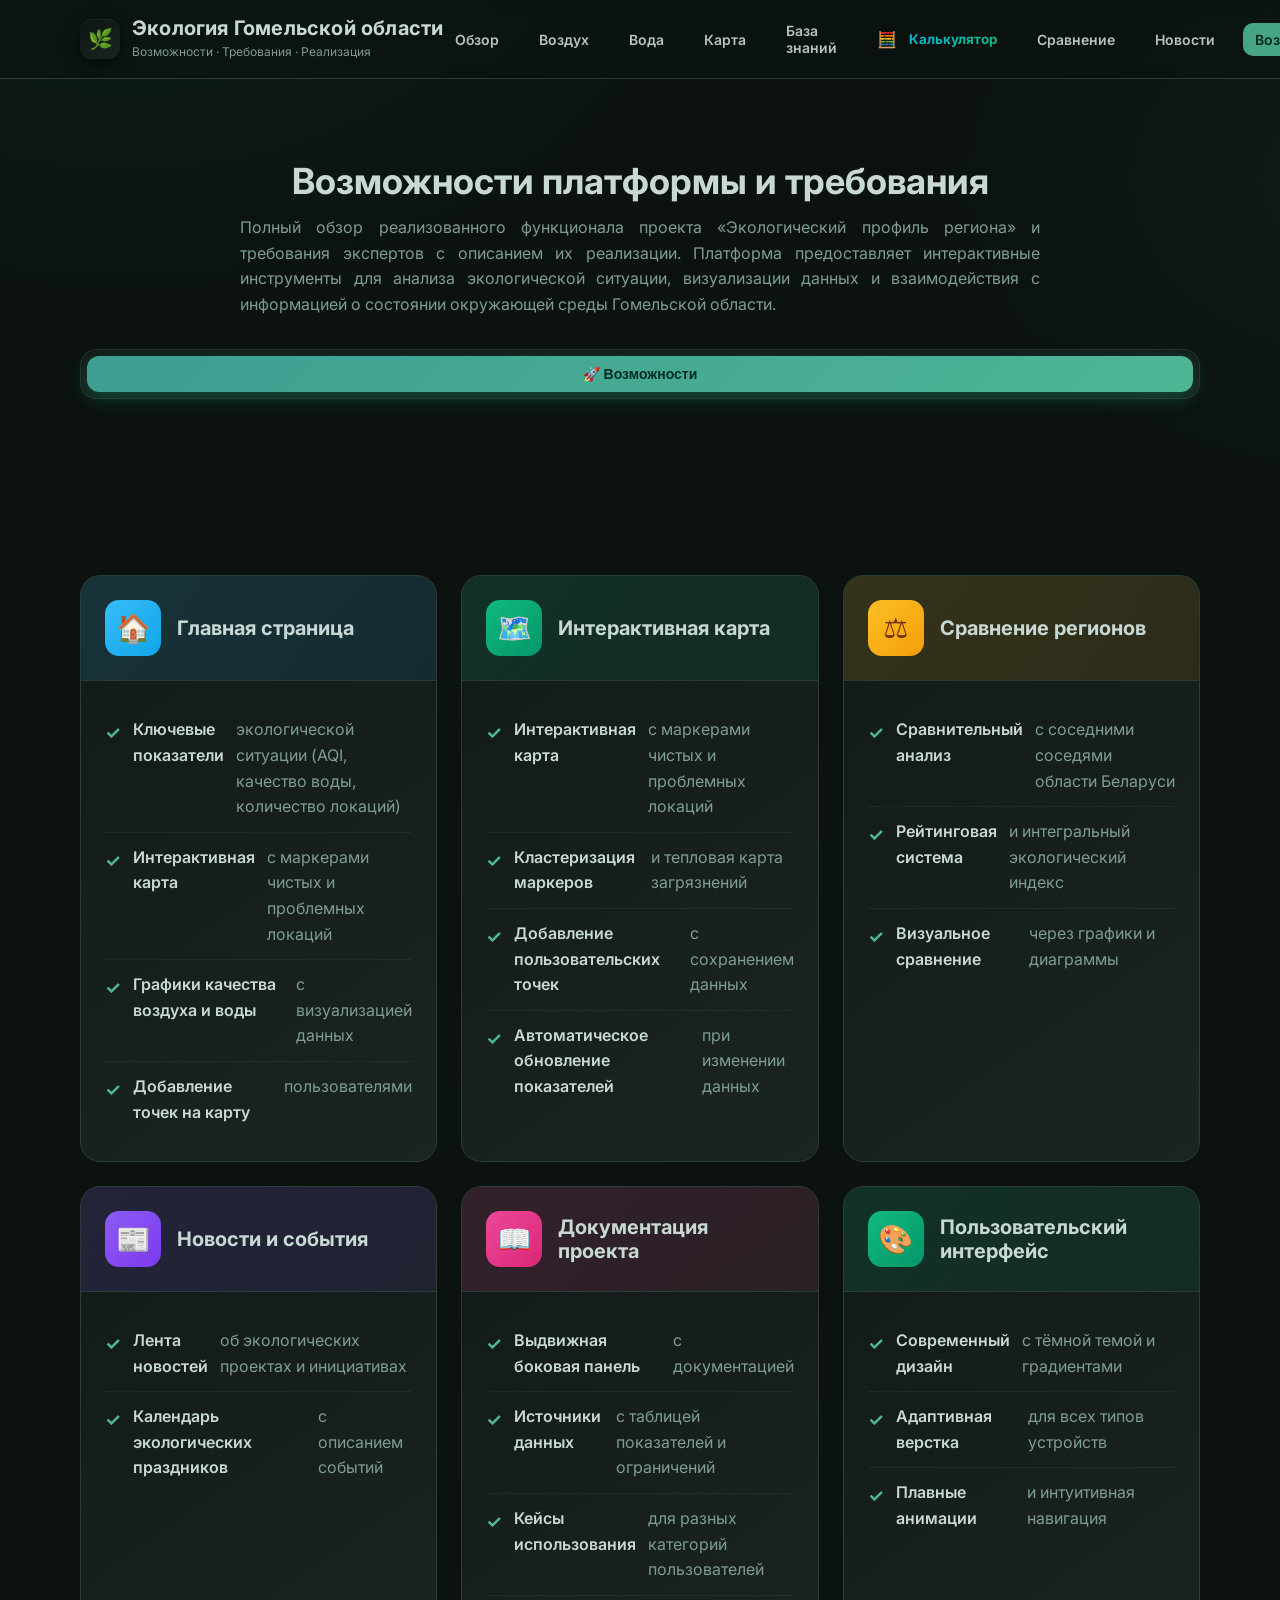
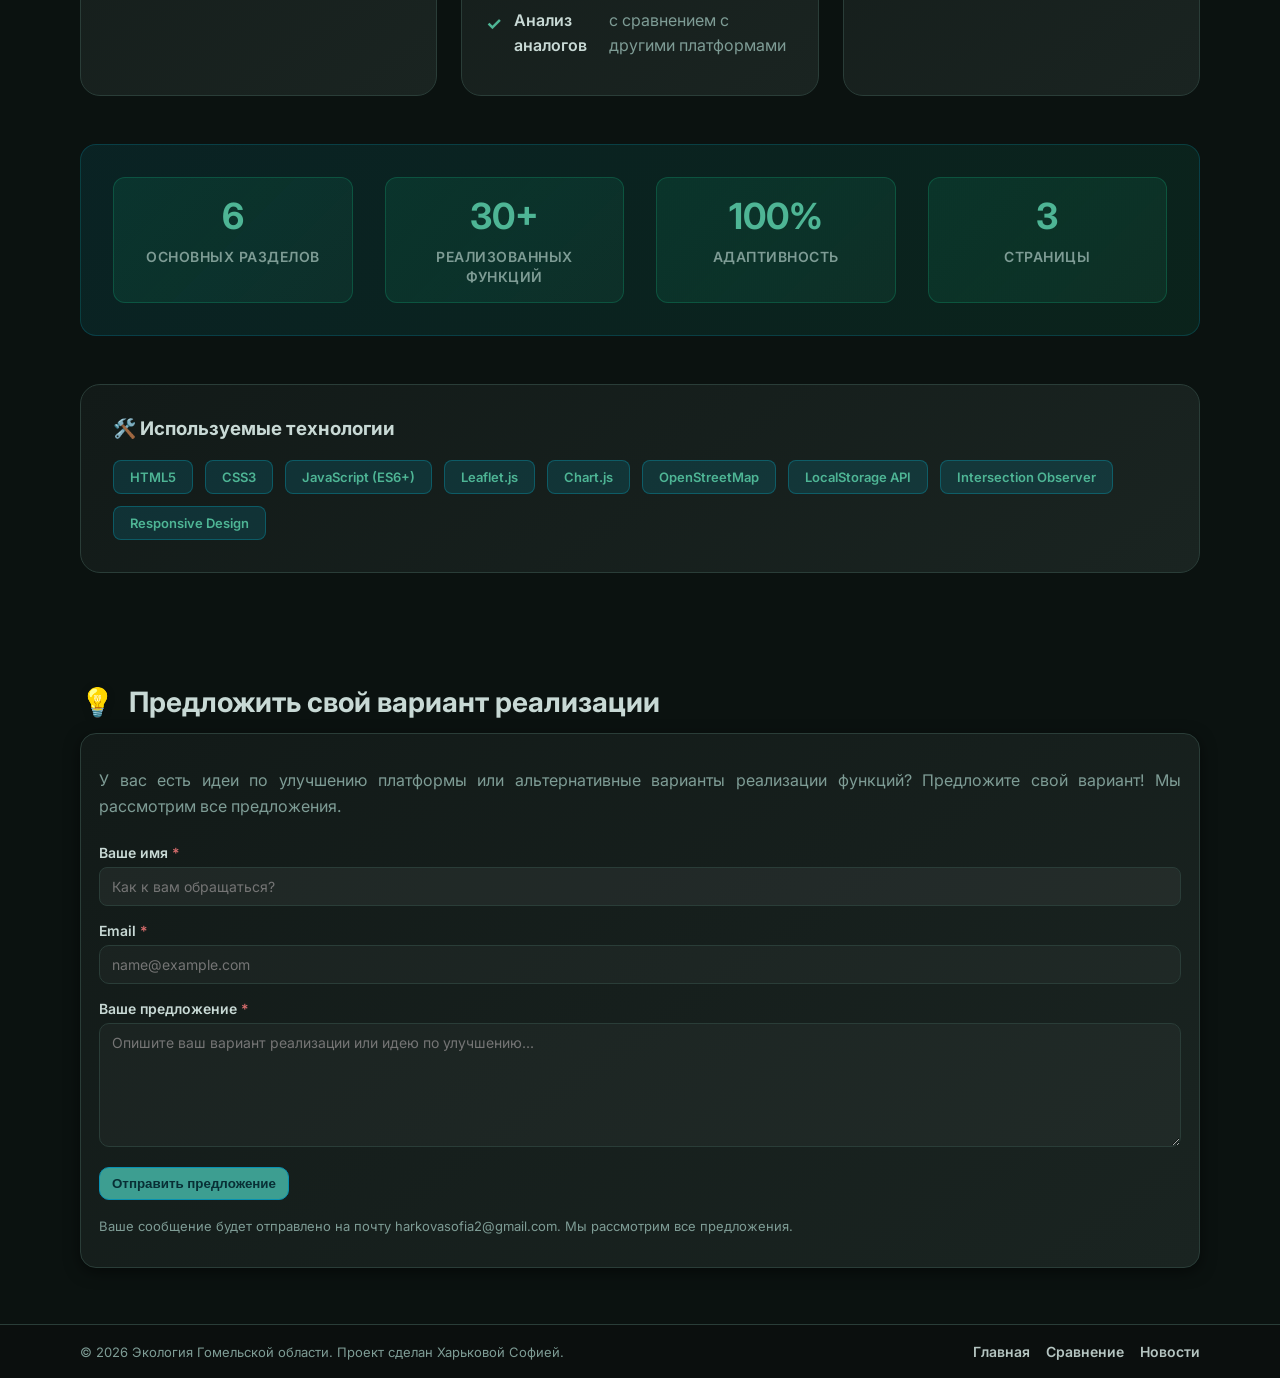
<file: requirements.html>
<!DOCTYPE html>
<html lang="ru">
<head>
    <meta charset="UTF-8" />
    <meta name="viewport" content="width=device-width, initial-scale=1" />
    <title>Возможности и требования — Экология Гомельской области</title>
    <meta name="description" content="Реализованный функционал платформы и требования экспертов к проекту «Экологический профиль региона»." />

    <!-- Fonts -->
    <link rel="preconnect" href="https://fonts.googleapis.com">
    <link rel="preconnect" href="https://fonts.gstatic.com" crossorigin>
    <link href="https://fonts.googleapis.com/css2?family=Inter:wght@400;600;700&display=swap" rel="stylesheet">

    <!-- Styles -->
    <link rel="stylesheet" href="assets/css/styles.css" />
    <style>
        .requirements-tabs {
            margin-top: 32px;
            margin-bottom: 32px;
            display: flex;
            flex-wrap: wrap;
            gap: 8px;
            padding: 6px;
            border-radius: 16px;
            background: rgba(255,255,255,0.04);
            border: 1px solid rgba(255,255,255,0.08);
        }

        .requirements-tab-btn {
            border: none;
            background: transparent;
            color: var(--muted);
            font-size: 14px;
            font-weight: 600;
            padding: 10px 20px;
            border-radius: 12px;
            cursor: pointer;
            transition: all 0.2s ease;
            flex: 1;
            min-width: 140px;
        }

        .requirements-tab-btn:hover {
            color: var(--text);
            background: rgba(255,255,255,0.05);
        }

        .requirements-tab-btn.active {
            background: linear-gradient(135deg, var(--primary), var(--accent));
            color: #022c22;
            box-shadow: 0 6px 18px rgba(16,185,129,0.3);
        }

        .requirements-tab-panel {
            display: none;
            opacity: 0;
            transform: translateY(10px);
            transition: opacity 0.4s ease, transform 0.4s ease;
        }

        .requirements-tab-panel.active {
            display: block;
            opacity: 1;
            transform: translateY(0);
            animation: fadeInTab 0.4s ease;
        }

        @keyframes fadeInTab {
            from {
                opacity: 0;
                transform: translateY(10px);
            }
            to {
                opacity: 1;
                transform: translateY(0);
            }
        }

        @keyframes fadeIn {
            from { opacity: 0; transform: translateY(10px); }
            to { opacity: 1; transform: translateY(0); }
        }

        .features-grid {
            display: grid;
            grid-template-columns: repeat(auto-fit, minmax(300px, 1fr));
            gap: 24px;
            margin-top: 32px;
        }

        .feature-card {
            background: linear-gradient(145deg, var(--panel), var(--panel-2));
            border: 1px solid var(--border);
            border-radius: 20px;
            padding: 0;
            overflow: hidden;
            transition: transform 0.3s ease, box-shadow 0.3s ease;
        }

        .feature-card:hover {
            transform: translateY(-4px);
            box-shadow: 0 20px 40px rgba(0,0,0,0.4);
        }

        .feature-header {
            padding: 24px;
            border-bottom: 1px solid var(--border);
            display: flex;
            align-items: center;
            gap: 16px;
        }

        .feature-icon {
            width: 56px;
            height: 56px;
            border-radius: 14px;
            display: flex;
            align-items: center;
            justify-content: center;
            font-size: 28px;
            flex-shrink: 0;
        }

        .feature-title {
            margin: 0;
            font-size: 20px;
            font-weight: 700;
            color: var(--text);
        }

        .feature-body {
            padding: 24px;
        }

        .feature-list {
            list-style: none;
            padding: 0;
            margin: 0;
        }

        .feature-list li {
            padding: 12px 0;
            border-bottom: 1px solid rgba(255,255,255,0.05);
            color: var(--muted);
            line-height: 1.6;
            display: flex;
            align-items: flex-start;
            gap: 12px;
        }

        .feature-list li:last-child {
            border-bottom: none;
        }

        .feature-list li::before {
            content: '✓';
            color: var(--accent);
            font-weight: 700;
            font-size: 18px;
            flex-shrink: 0;
            margin-top: 2px;
        }

        .feature-list li strong {
            color: var(--text);
            font-weight: 600;
        }

        .requirement-item {
            background: linear-gradient(145deg, var(--panel), var(--panel-2));
            border: 1px solid var(--border);
            border-radius: 16px;
            padding: 24px;
            margin-bottom: 20px;
            transition: all 0.3s ease;
        }

        .requirement-item:hover {
            border-color: rgba(6,182,212,0.4);
            box-shadow: 0 8px 24px rgba(0,0,0,0.2);
        }

        .req-number {
            display: inline-block;
            width: 32px;
            height: 32px;
            border-radius: 8px;
            background: linear-gradient(135deg, var(--primary), var(--accent));
            color: #022c22;
            font-weight: 700;
            font-size: 14px;
            display: flex;
            align-items: center;
            justify-content: center;
            margin-right: 12px;
            flex-shrink: 0;
        }

        .req-title {
            font-size: 18px;
            font-weight: 700;
            color: var(--text);
            margin-bottom: 12px;
            display: flex;
            align-items: center;
        }

        .req-label {
            display: inline-block;
            font-size: 11px;
            font-weight: 700;
            text-transform: uppercase;
            letter-spacing: 0.5px;
            padding: 6px 12px;
            border-radius: 8px;
            margin-bottom: 10px;
        }

        .req-label.requirement {
            background: rgba(239,68,68,0.2);
            color: #fca5a5;
            border: 1px solid rgba(239,68,68,0.3);
        }

        .req-label.implementation {
            background: rgba(16,185,129,0.2);
            color: #6ee7b7;
            border: 1px solid rgba(16,185,129,0.3);
        }

        .req-text {
            color: var(--muted);
            line-height: 1.7;
            margin: 12px 0;
            font-size: 14px;
        }

        .req-text strong {
            color: var(--text);
            font-weight: 600;
        }

        .expert-header {
            background: linear-gradient(135deg, rgba(6,182,212,0.1), rgba(16,185,129,0.1));
            border: 1px solid rgba(6,182,212,0.2);
            border-radius: 16px;
            padding: 24px;
            margin-bottom: 32px;
        }

        .expert-header h3 {
            margin: 0 0 8px;
            font-size: 24px;
            color: var(--text);
        }

        .expert-header p {
            margin: 0;
            color: var(--muted);
            font-size: 14px;
        }

        /* Цветовые схемы */
        .card-blue .feature-header {
            background: linear-gradient(135deg, rgba(56,189,248,0.15), rgba(14,165,233,0.1));
        }
        .card-blue .feature-icon {
            background: linear-gradient(135deg, #38bdf8, #0ea5e9);
            color: #0c4a6e;
        }

        .card-green .feature-header {
            background: linear-gradient(135deg, rgba(16,185,129,0.15), rgba(5,150,105,0.1));
        }
        .card-green .feature-icon {
            background: linear-gradient(135deg, #10b981, #059669);
            color: #064e3b;
        }

        .card-yellow .feature-header {
            background: linear-gradient(135deg, rgba(251,191,36,0.15), rgba(245,158,11,0.1));
        }
        .card-yellow .feature-icon {
            background: linear-gradient(135deg, #fbbf24, #f59e0b);
            color: #78350f;
        }

        .card-purple .feature-header {
            background: linear-gradient(135deg, rgba(139,92,246,0.15), rgba(124,58,237,0.1));
        }
        .card-purple .feature-icon {
            background: linear-gradient(135deg, #8b5cf6, #7c3aed);
            color: #4c1d95;
        }

        .card-pink .feature-header {
            background: linear-gradient(135deg, rgba(236,72,153,0.15), rgba(219,39,119,0.1));
        }
        .card-pink .feature-icon {
            background: linear-gradient(135deg, #ec4899, #db2777);
            color: #831843;
        }

        .stats-banner {
            background: linear-gradient(135deg, rgba(6,182,212,0.1), rgba(16,185,129,0.1));
            border: 1px solid rgba(6,182,212,0.2);
            border-radius: 16px;
            padding: 32px;
            margin-top: 48px;
            display: grid;
            grid-template-columns: repeat(auto-fit, minmax(180px, 1fr));
            gap: 32px;
        }

        .stat-item {
            text-align: center;
        }

        .stat-number {
            font-size: 36px;
            font-weight: 700;
            color: var(--accent);
            display: block;
            margin-bottom: 8px;
        }

        .stat-label {
            font-size: 14px;
            color: var(--muted);
            text-transform: uppercase;
            letter-spacing: 0.5px;
        }

        .tech-stack {
            margin-top: 48px;
            padding: 32px;
            background: linear-gradient(145deg, var(--panel), var(--panel-2));
            border: 1px solid var(--border);
            border-radius: 20px;
        }

        .tech-stack h3 {
            margin-top: 0;
            margin-bottom: 20px;
            color: var(--text);
        }

        .tech-items {
            display: flex;
            flex-wrap: wrap;
            gap: 12px;
        }

        .tech-badge {
            padding: 8px 16px;
            background: rgba(6,182,212,0.15);
            border: 1px solid rgba(6,182,212,0.3);
            border-radius: 8px;
            color: var(--accent);
            font-size: 13px;
            font-weight: 600;
        }

        @media (max-width: 768px) {
            .features-grid {
                grid-template-columns: 1fr;
            }
            .requirements-tabs {
                flex-direction: column;
            }
            .requirements-tab-btn {
                width: 100%;
            }
        }
    </style>
</head>
<body>
    <header class="site-header">
        <div class="container header-inner">
            <div class="brand">
                <div class="logo" aria-hidden="true">🌿</div>
                <div>
                    <h1>Экология Гомельской области</h1>
                    <p class="tagline">Возможности · Требования · Реализация</p>
                </div>
            </div>
            <button class="nav-toggle" aria-label="Открыть меню" aria-expanded="false">
                <span class="nav-toggle-bar"></span>
            </button>
            <nav class="nav">
                <a href="index.html#overview" class="nav-link">Обзор</a>
                <a href="index.html#air" class="nav-link">Воздух</a>
                <a href="index.html#water" class="nav-link">Вода</a>
                <a href="index.html#map" class="nav-link">Карта</a>
                <a href="index.html#knowledge" class="nav-link">База знаний</a>
                <button id="btnOpenCalculator" class="nav-link calculator-link" style="background: none; border: none; cursor: pointer; font-family: inherit;">
                    <span class="nav-icon">🧮</span>
                    <span>Калькулятор</span>
                </button>
                <a href="comparison.html" class="nav-link">Сравнение</a>
                <a href="news.html" class="nav-link">Новости</a>
                <a href="requirements.html" class="cta" aria-current="page">Возможности</a>
            </nav>
        </div>
    </header>

    <main>
        <section class="section hero reveal">
            <div class="container">
                <h2>Возможности платформы и требования</h2>
                <p class="lead">
                    Полный обзор реализованного функционала проекта «Экологический профиль региона» и требования экспертов 
                    с описанием их реализации. Платформа предоставляет интерактивные инструменты для анализа экологической ситуации, 
                    визуализации данных и взаимодействия с информацией о состоянии окружающей среды Гомельской области.
                </p>

                <div class="requirements-tabs">
                    <button class="requirements-tab-btn active" data-tab="features">🚀 Возможности</button>
                </div>
            </div>
        </section>

        <!-- Вкладка: Возможности -->
        <section class="section reveal">
            <div class="container">
                <div class="requirements-tab-panel active" id="tab-features">
                    <div class="features-grid">
                        <!-- Главная страница -->
                        <div class="feature-card card-blue">
                            <div class="feature-header">
                                <div class="feature-icon">🏠</div>
                                <h3 class="feature-title">Главная страница</h3>
                            </div>
                            <div class="feature-body">
                                <ul class="feature-list">
                                    <li><strong>Ключевые показатели</strong> экологической ситуации (AQI, качество воды, количество локаций)</li>
                                    <li><strong>Интерактивная карта</strong> с маркерами чистых и проблемных локаций</li>
                                    <li><strong>Графики качества воздуха и воды</strong> с визуализацией данных</li>
                                    <li><strong>Добавление точек на карту</strong> пользователями</li>
                                </ul>
                            </div>
                        </div>

                        <!-- Интерактивная карта -->
                        <div class="feature-card card-green">
                            <div class="feature-header">
                                <div class="feature-icon">🗺️</div>
                                <h3 class="feature-title">Интерактивная карта</h3>
                            </div>
                            <div class="feature-body">
                                <ul class="feature-list">
                                    <li><strong>Интерактивная карта</strong> с маркерами чистых и проблемных локаций</li>
                                    <li><strong>Кластеризация маркеров</strong> и тепловая карта загрязнений</li>
                                    <li><strong>Добавление пользовательских точек</strong> с сохранением данных</li>
                                    <li><strong>Автоматическое обновление показателей</strong> при изменении данных</li>
                                </ul>
                            </div>
                        </div>

                        <!-- Сравнение регионов -->
                        <div class="feature-card card-yellow">
                            <div class="feature-header">
                                <div class="feature-icon">⚖️</div>
                                <h3 class="feature-title">Сравнение регионов</h3>
                            </div>
                            <div class="feature-body">
                                <ul class="feature-list">
                                    <li><strong>Сравнительный анализ</strong> с соседними соседями области Беларуси</li>
                                    <li><strong>Рейтинговая система</strong> и интегральный экологический индекс</li>
                                    <li><strong>Визуальное сравнение</strong> через графики и диаграммы</li>
                                </ul>
                            </div>
                        </div>

                        <!-- Новости и события -->
                        <div class="feature-card card-purple">
                            <div class="feature-header">
                                <div class="feature-icon">📰</div>
                                <h3 class="feature-title">Новости и события</h3>
                            </div>
                            <div class="feature-body">
                                <ul class="feature-list">
                                    <li><strong>Лента новостей</strong> об экологических проектах и инициативах</li>
                                    <li><strong>Календарь экологических праздников</strong> с описанием событий</li>
                                </ul>
                            </div>
                        </div>

                        <!-- Документация -->
                        <div class="feature-card card-pink">
                            <div class="feature-header">
                                <div class="feature-icon">📖</div>
                                <h3 class="feature-title">Документация проекта</h3>
                            </div>
                            <div class="feature-body">
                                <ul class="feature-list">
                                    <li><strong>Выдвижная боковая панель</strong> с документацией</li>
                                    <li><strong>Источники данных</strong> с таблицей показателей и ограничений</li>
                                    <li><strong>Кейсы использования</strong> для разных категорий пользователей</li>
                                    <li><strong>Анализ аналогов</strong> с сравнением с другими платформами</li>
                                </ul>
                            </div>
                        </div>

                        <!-- Пользовательский интерфейс -->
                        <div class="feature-card card-green">
                            <div class="feature-header">
                                <div class="feature-icon">🎨</div>
                                <h3 class="feature-title">Пользовательский интерфейс</h3>
                            </div>
                            <div class="feature-body">
                                <ul class="feature-list">
                                    <li><strong>Современный дизайн</strong> с тёмной темой и градиентами</li>
                                    <li><strong>Адаптивная верстка</strong> для всех типов устройств</li>
                                    <li><strong>Плавные анимации</strong> и интуитивная навигация</li>
                                </ul>
                            </div>
                        </div>
                    </div>

                    <div class="stats-banner">
                        <div class="stat-item">
                            <span class="stat-number">6</span>
                            <span class="stat-label">Основных разделов</span>
                        </div>
                        <div class="stat-item">
                            <span class="stat-number">30+</span>
                            <span class="stat-label">Реализованных функций</span>
                        </div>
                        <div class="stat-item">
                            <span class="stat-number">100%</span>
                            <span class="stat-label">Адаптивность</span>
                        </div>
                        <div class="stat-item">
                            <span class="stat-number">3</span>
                            <span class="stat-label">Страницы</span>
                        </div>
                    </div>

                    <div class="tech-stack">
                        <h3>🛠️ Используемые технологии</h3>
                        <div class="tech-items">
                            <span class="tech-badge">HTML5</span>
                            <span class="tech-badge">CSS3</span>
                            <span class="tech-badge">JavaScript (ES6+)</span>
                            <span class="tech-badge">Leaflet.js</span>
                            <span class="tech-badge">Chart.js</span>
                            <span class="tech-badge">OpenStreetMap</span>
                            <span class="tech-badge">LocalStorage API</span>
                            <span class="tech-badge">Intersection Observer</span>
                            <span class="tech-badge">Responsive Design</span>
                        </div>
                    </div>
                </div>

            </div>
        </section>

        <!-- Раздел: Предложить свой вариант -->
        <section id="suggestions" class="section reveal">
            <div class="container">
                <h2><span class="icon icon-idea" aria-hidden="true">💡</span> Предложить свой вариант реализации</h2>
                <div class="card">
                    <p>
                        У вас есть идеи по улучшению платформы или альтернативные варианты реализации функций? 
                        Предложите свой вариант! Мы рассмотрим все предложения.
                    </p>
                    <form id="suggestionForm" style="margin-top: 24px;">
                        <div class="form-group">
                            <label>Ваше имя <span style="color: var(--danger);">*</span></label>
                            <input type="text" class="form-input" id="suggestionName" placeholder="Как к вам обращаться?" required />
                        </div>
                        <div class="form-group">
                            <label>Email <span style="color: var(--danger);">*</span></label>
                            <input type="email" class="form-input" id="suggestionEmail" placeholder="name@example.com" required />
                        </div>
                        <div class="form-group">
                            <label>Ваше предложение <span style="color: var(--danger);">*</span></label>
                            <textarea class="form-input" id="suggestionText" rows="6" placeholder="Опишите ваш вариант реализации или идею по улучшению..." required></textarea>
                        </div>
                        <button type="submit" class="btn">Отправить предложение</button>
                    </form>
                    <p style="margin-top: 16px; font-size: 13px; color: var(--muted);">
                        Ваше сообщение будет отправлено на почту harkovasofia2@gmail.com. Мы рассмотрим все предложения.
                    </p>
                </div>
            </div>
        </section>
    </main>

    <footer class="site-footer">
        <div class="container footer-inner">
            <div>
                © <span id="year"></span> Экология Гомельской области. Проект сделан Харьковой Софией.
            </div>
            <nav class="nav">
                <a href="index.html">Главная</a>
                <a href="comparison.html">Сравнение</a>
                <a href="news.html">Новости</a>
            </nav>
        </div>
    </footer>

    <!-- Модальное окно калькулятора -->
    <div id="calculatorModal" class="modal">
        <div class="modal-content" style="max-width: 900px; max-height: 90vh; overflow-y: auto;">
            <div class="modal-header" style="background: linear-gradient(135deg, rgba(6,182,212,0.1), rgba(16,185,129,0.1)); border-bottom: 2px solid rgba(16,185,129,0.2);">
                <div style="display: flex; align-items: center; gap: 20px; flex: 1;">
                    <div style="display: flex; align-items: center; justify-content: center; width: 80px; height: 80px; border-radius: 20px; background: linear-gradient(135deg, rgba(6,182,212,0.3), rgba(16,185,129,0.3)); border: 3px solid rgba(16,185,129,0.5); box-shadow: 0 4px 15px rgba(16,185,129,0.3);">
                        <span style="font-size: 48px;">🧮</span>
                    </div>
                    <div style="flex: 1;">
                        <h2 class="calculator-title-gradient" style="margin: 0 0 8px; font-size: 32px;">
                            Экологический калькулятор
                        </h2>
                        <p style="margin: 0 0 4px; color: var(--muted); font-size: 15px; line-height: 1.5;">
                            🌍 Рассчитайте ваш углеродный след и получите персональные рекомендации
                        </p>
                        <p style="margin: 0; color: var(--muted); font-size: 13px; opacity: 0.8;">
                            Узнайте, как ваш образ жизни влияет на окружающую среду
                        </p>
                    </div>
                </div>
                <button class="modal-close" id="btnCloseCalculator" style="margin-left: 20px;">&times;</button>
            </div>
            <div class="modal-body" style="padding: 32px;">
                <div style="text-align: center; margin-bottom: 32px; padding: 20px; background: rgba(16,185,129,0.05); border-radius: 12px; border: 1px solid rgba(16,185,129,0.15);">
                    <p style="margin: 0 0 16px; color: var(--text); font-size: 16px; font-weight: 500;">
                        💡 Заполните данные о вашем образе жизни, чтобы узнать ваш экологический след
                    </p>
                    <div style="display: flex; flex-wrap: wrap; gap: 8px; justify-content: center; margin-top: 12px;">
                        <span style="display: inline-block; padding: 6px 12px; background: rgba(6,182,212,0.15); border-radius: 8px; font-size: 13px; color: var(--primary); border: 1px solid rgba(6,182,212,0.3);">
                            💡 Пример: 500 км/мес на авто
                        </span>
                        <span style="display: inline-block; padding: 6px 12px; background: rgba(16,185,129,0.15); border-radius: 8px; font-size: 13px; color: var(--accent); border: 1px solid rgba(16,185,129,0.3);">
                            ⚡ Среднее: 200 кВт·ч/мес
                        </span>
                        <span style="display: inline-block; padding: 6px 12px; background: rgba(6,182,212,0.15); border-radius: 8px; font-size: 13px; color: var(--primary); border: 1px solid rgba(6,182,212,0.3);">
                            🏠 Газ: 50-100 м³/мес
                        </span>
                    </div>
                </div>
                <div class="grid-2" style="margin-top: 24px;">
                    <div>
                        <h3 style="display: flex; align-items: center; gap: 8px; margin-bottom: 20px;">
                            <span style="font-size: 24px;">🚗</span>
                            <span>Транспорт</span>
                        </h3>
                        <div class="form-group">
                            <label>Поездки на автомобиле (км/месяц)</label>
                            <input type="number" id="calcCar" class="form-input" value="0" min="0" placeholder="Например: 500" />
                            <small style="display: block; margin-top: 4px; color: var(--muted); font-size: 12px;">💡 Средний показатель: 300-800 км/месяц</small>
                        </div>
                        <div class="form-group">
                            <label>Поездки на общественном транспорте (км/месяц)</label>
                            <input type="number" id="calcPublic" class="form-input" value="0" min="0" placeholder="Например: 200" />
                            <small style="display: block; margin-top: 4px; color: var(--muted); font-size: 12px;">🚌 Автобус, трамвай, метро</small>
                        </div>
                        <div class="form-group">
                            <label>Перелёты (часов/год)</label>
                            <input type="number" id="calcFlights" class="form-input" value="0" min="0" placeholder="Например: 10" />
                            <small style="display: block; margin-top: 4px; color: var(--muted); font-size: 12px;">✈️ Один перелёт ≈ 2-3 часа</small>
                        </div>
                    </div>
                    <div>
                        <h3 style="display: flex; align-items: center; gap: 8px; margin-bottom: 20px;">
                            <span style="font-size: 24px;">⚡</span>
                            <span>Энергия и отходы</span>
                        </h3>
                        <div class="form-group">
                            <label>Потребление электроэнергии (кВт·ч/месяц)</label>
                            <input type="number" id="calcEnergy" class="form-input" value="0" min="0" placeholder="Например: 200" />
                            <small style="display: block; margin-top: 4px; color: var(--muted); font-size: 12px;">⚡ Среднее для квартиры: 150-300 кВт·ч/мес</small>
                        </div>
                        <div class="form-group">
                            <label>Потребление газа (м³/месяц)</label>
                            <input type="number" id="calcGas" class="form-input" value="0" min="0" placeholder="Например: 80" />
                            <small style="display: block; margin-top: 4px; color: var(--muted); font-size: 12px;">🏠 Среднее: 50-150 м³/месяц (отопление, готовка)</small>
                        </div>
                        <div class="form-group">
                            <label>Отходы (кг/месяц)</label>
                            <input type="number" id="calcWaste" class="form-input" value="0" min="0" placeholder="Например: 30" />
                            <small style="display: block; margin-top: 4px; color: var(--muted); font-size: 12px;">♻️ Среднее: 20-40 кг/месяц на человека</small>
                        </div>
                    </div>
                </div>
                <div style="text-align: center; margin-top: 40px;">
                    <button id="btnCalculate" class="btn" style="padding: 16px 40px; font-size: 16px; font-weight: 700; background: linear-gradient(135deg, var(--primary), var(--accent)); border: none; box-shadow: 0 6px 20px rgba(16,185,129,0.4); transition: all 0.3s ease;">
                        <span style="margin-right: 10px; font-size: 20px;">🧮</span>
                        Рассчитать углеродный след
                    </button>
                </div>
                <div id="calcResult" style="margin-top: 40px; display: none; animation: fadeInUp 0.5s ease;">
                    <div class="card" style="background: linear-gradient(135deg, rgba(16,185,129,0.18), rgba(6,182,212,0.18)); border: 2px solid rgba(16,185,129,0.5); padding: 32px; box-shadow: 0 8px 30px rgba(16,185,129,0.2);">
                        <div style="text-align: center; margin-bottom: 24px;">
                            <div style="font-size: 64px; margin-bottom: 16px;">🌍</div>
                            <h3 style="margin: 0 0 12px; font-size: 24px;">Ваш углеродный след</h3>
                            <div style="font-size: 42px; font-weight: 800; color: var(--accent); margin: 20px 0; text-shadow: 0 2px 10px rgba(16,185,129,0.3);">
                                <span id="calcTotal"></span> <span style="font-size: 20px; color: var(--muted); font-weight: 600;">тонн CO₂/год</span>
                            </div>
                        </div>
                        <div id="calcRecommendations" style="margin-top: 24px;"></div>
                    </div>
                </div>
            </div>
        </div>
    </div>

    <script src="assets/js/features.js"></script>
    <script>
        document.getElementById('year').textContent = new Date().getFullYear();

        // Система вкладок с плавными переходами
        function initRequirementsTabs() {
            const tabs = document.querySelectorAll('.requirements-tab-btn');
            const panels = document.querySelectorAll('.requirements-tab-panel');

            tabs.forEach(tab => {
                tab.addEventListener('click', () => {
                    const targetTab = tab.getAttribute('data-tab');
                    const targetPanel = document.getElementById('tab-' + targetTab);
                    
                    if (!targetPanel) return;

                    // Плавное скрытие текущей панели
                    panels.forEach(p => {
                        if (p.classList.contains('active')) {
                            p.style.opacity = '0';
                            p.style.transform = 'translateY(10px)';
                            setTimeout(() => {
                                p.classList.remove('active');
                            }, 200);
                        }
                    });

                    // Обновление кнопок
                    tabs.forEach(t => t.classList.remove('active'));
                    tab.classList.add('active');

                    // Плавное появление новой панели
                    setTimeout(() => {
                        targetPanel.classList.add('active');
                        setTimeout(() => {
                            targetPanel.style.opacity = '1';
                            targetPanel.style.transform = 'translateY(0)';
                        }, 10);
                    }, 200);
                });
            });
        }

        // Инициализация вкладок при загрузке страницы
        initRequirementsTabs();

        // Обработка формы предложений с отправкой на email
        const suggestionForm = document.getElementById('suggestionForm');
        if (suggestionForm) {
            suggestionForm.addEventListener('submit', function(e) {
                e.preventDefault();
                
                const name = document.getElementById('suggestionName').value;
                const email = document.getElementById('suggestionEmail').value;
                const text = document.getElementById('suggestionText').value;
                
                // Формируем mailto ссылку для отправки на email
                const subject = encodeURIComponent('Обратная связь с сайта Экология Гомельской области');
                const body = encodeURIComponent(`Имя: ${name}\nEmail: ${email}\n\nСообщение:\n${text}`);
                const mailtoLink = `mailto:harkovasofia2@gmail.com?subject=${subject}&body=${body}`;
                
                // Открываем почтовый клиент
                window.location.href = mailtoLink;
                
                // Также сохраняем в localStorage как резервный вариант
                const suggestions = JSON.parse(localStorage.getItem('suggestions') || '[]');
                suggestions.push({
                    name: name,
                    email: email,
                    text: text,
                    date: new Date().toISOString()
                });
                localStorage.setItem('suggestions', JSON.stringify(suggestions));
                
                // Очистка формы
                setTimeout(() => {
                    suggestionForm.reset();
                    alert('Спасибо! Откроется окно вашего почтового клиента для отправки сообщения на harkovasofia2@gmail.com. Если окно не открылось, скопируйте адрес: harkovasofia2@gmail.com');
                }, 500);
            });
        }

        // Scroll reveal
        const observer = new IntersectionObserver((entries) => {
            entries.forEach((e) => {
                if (e.isIntersecting) e.target.classList.add('visible');
            });
        }, { threshold: 0.15 });
        document.querySelectorAll('.reveal').forEach((el) => observer.observe(el));
    </script>
</body>
</html>
</file>
<file: assets/css/styles.css>
:root {
  --bg: #0b1210;
  --panel: #121a18;
  --panel-2: #1a2421;
  --text: #c8d9d5;
  --muted: #7e9c95;
  --primary: #3d9e91;
  --primary-2: #2d7d72;
  --accent: #4eb595;
  --danger: #d66c6c;
  --warning: #e6963d;
  --border: #2a3d38;
  --shadow: 0 4px 15px rgba(0, 0, 0, 0.5);
}

* { box-sizing: border-box; }
html, body { height: 100%; }
body {
  margin: 0;
  font-family: 'Inter', system-ui, -apple-system, Segoe UI, Roboto, Arial, sans-serif;
  color: var(--text);
  background: radial-gradient(1200px 800px at 10% -10%, rgba(74,183,168,0.08), transparent 50%),
              radial-gradient(1200px 800px at 110% 20%, rgba(94,201,167,0.06), transparent 40%),
              var(--bg);
  background-attachment: fixed;
  transition: background-color .3s ease, color .3s ease;
}

/* мягкое парящее свечение вверху */
body::before {
  content: '';
  position: fixed; inset: -20% -20% auto -20%; height: 40vh;
  background: radial-gradient(600px 200px at 20% 10%, rgba(6,182,212,0.08), transparent 60%),
              radial-gradient(600px 200px at 80% 20%, rgba(16,185,129,0.06), transparent 60%);
  pointer-events: none; z-index: 0;
}

.container {
  width: min(1120px, 92%);
  margin: 0 auto;
}

.site-header {
  position: sticky;
  top: 0;
  z-index: 50;
  backdrop-filter: saturate(140%) blur(8px);
  background: linear-gradient(0deg, color-mix(in oklab, var(--bg), transparent 35%), color-mix(in oklab, var(--bg), transparent 35%));
  border-bottom: 1px solid var(--border);
}
.header-inner {
  display: flex;
  align-items: center;
  justify-content: space-between;
  padding: 14px 0;
}
.brand { display: flex; gap: 12px; align-items: center; }
.brand h1 { font-size: 20px; margin: 0 0 2px; letter-spacing: 0.2px; white-space: nowrap; }
.tagline { margin: 0; color: var(--muted); font-size: 12px; white-space: nowrap; }
.logo {
  width: 40px; height: 40px; border-radius: 12px;
  display: grid; place-items: center; font-size: 20px;
  background: linear-gradient(145deg, color-mix(in oklab, var(--panel) 90%, #000), var(--panel-2));
  box-shadow: inset 0 1px 0 rgba(255,255,255,0.06), var(--shadow);
}
.nav { display: flex; gap: 16px; align-items: center; }
.nav a { color: var(--text); text-decoration: none; font-weight: 600; font-size: 14px; opacity: 0.9; transition: all 0.2s ease; }
.nav a:hover { opacity: 1; color: var(--accent); }
.nav .cta { color: #052e16; background: var(--accent); padding: 8px 12px; border-radius: 10px; }

/* Кнопка бургер-меню (мобильная навигация) */
.nav-toggle {
  display: none;
  width: 40px;
  height: 40px;
  border-radius: 12px;
  border: 1px solid var(--border);
  background: radial-gradient(circle at 30% 20%, rgba(16,185,129,0.35), transparent 55%),
              radial-gradient(circle at 70% 80%, rgba(6,182,212,0.35), transparent 55%),
              var(--panel-2);
  box-shadow: 0 6px 18px rgba(0,0,0,0.5);
  display: none;
  align-items: center;
  justify-content: center;
  padding: 0;
  cursor: pointer;
  position: relative;
  overflow: hidden;
}

.nav-toggle-bar {
  position: relative;
  width: 18px;
  height: 2px;
  border-radius: 999px;
  background: #e5f9f0;
  transition: background 0.2s ease;
}

.nav-toggle-bar::before,
.nav-toggle-bar::after {
  content: '';
  position: absolute;
  left: 0;
  width: 18px;
  height: 2px;
  border-radius: 999px;
  background: #e5f9f0;
  transition: transform 0.25s ease, top 0.25s ease, opacity 0.2s ease;
}

.nav-toggle-bar::before {
  top: -5px;
}

.nav-toggle-bar::after {
  top: 5px;
}

body.nav-open .nav-toggle-bar {
  background: transparent;
}

body.nav-open .nav-toggle-bar::before {
  top: 0;
  transform: rotate(45deg);
}

body.nav-open .nav-toggle-bar::after {
  top: 0;
  transform: rotate(-45deg);
}

/* Стили для навигационных ссылок */
.nav-link {
  position: relative;
  padding: 8px 12px;
  border-radius: 8px;
  transition: all 0.2s ease;
}

.nav-link:hover {
  background: rgba(255,255,255,0.05);
}

.nav-link.active {
  color: var(--accent);
  background: rgba(16,185,129,0.1);
  opacity: 1;
}

.nav-icon {
  display: inline-block;
  margin-right: 6px;
  font-size: 16px;
}

.calculator-link {
  display: inline-flex;
  align-items: center;
  gap: 6px;
  background: linear-gradient(135deg, rgba(6,182,212,0.15), rgba(16,185,129,0.15));
  border: 1px solid rgba(16,185,129,0.2);
  padding: 8px 12px;
  border-radius: 8px;
}

.calculator-link span:last-child {
  background: linear-gradient(135deg, #06b6d4, #10b981, #06b6d4);
  background-size: 200% 200%;
  -webkit-background-clip: text;
  -webkit-text-fill-color: transparent;
  background-clip: text;
  animation: gradient-shift 3s ease infinite;
  font-weight: 700;
}

.calculator-link:hover {
  background: linear-gradient(135deg, rgba(6,182,212,0.25), rgba(16,185,129,0.25));
  border-color: rgba(16,185,129,0.4);
  transform: translateY(-1px);
  opacity: 1;
}

.calculator-link:hover span:last-child {
  background: linear-gradient(135deg, #06b6d4, #10b981, #0891b2, #10b981, #06b6d4);
  background-size: 200% 200%;
  animation: gradient-shift 2s ease infinite;
}

.section { padding: 56px 0; }
.hero { padding-top: 72px; }

.grid-2 { display: grid; grid-template-columns: 1.2fr 1fr; gap: 24px; }
@media (max-width: 860px) { .grid-2 { grid-template-columns: 1fr; } }
@media (max-width: 560px) { .region-facts { grid-template-columns: 1fr; } }

h2 { margin: 0 0 14px; font-size: 28px; }
p { color: var(--muted); line-height: 1.6; }

/* базовое выравнивание основного текста по ширине для читабельности */
.section p,
.news-card p,
.event-description {
  text-align: justify;
  text-align-last: left;
}

.highlights { list-style: none; padding: 0; margin: 18px 0 0; }
.highlights li { padding-left: 20px; position: relative; margin: 8px 0; }
.highlights li::before {
  content: ''; width: 8px; height: 8px; border-radius: 50%;
  background: var(--accent); position: absolute; left: 0; top: 9px;
}

.card {
  background: linear-gradient(145deg, var(--panel), var(--panel-2));
  border: 1px solid var(--border);
  border-radius: 16px;
  padding: 18px;
  box-shadow: var(--shadow);
  transform: translateY(0); transition: transform .25s ease, box-shadow .25s ease, border-color .25s ease;
}
.card:hover { transform: translateY(-3px); box-shadow: 0 12px 34px rgba(0,0,0,0.45); border-color: #2a3b34; }

.btn { position: relative; overflow: hidden; }
.btn::after { content:''; position:absolute; inset:0; background: radial-gradient(180px 60px at var(--x, 50%) var(--y, 50%), rgba(255,255,255,0.08), transparent 40%); opacity:0; transition: opacity .2s; }
.btn:hover::after { opacity:1; }

/* карта с неоновой окантовкой при наведении */
.map { position: relative; }
.map:hover { box-shadow: 0 0 0 1px #2a3b34, 0 10px 28px rgba(0,0,0,0.4); }

/* эффекты появления */
.reveal { opacity: 0; transform: translateY(14px); transition: opacity .6s ease, transform .6s ease; }
.reveal.visible { opacity: 1; transform: translateY(0); }

/* счётчики KPI — крупнее и с лёгкой анимацией */
.kpi-value { font-size: 28px; font-weight: 800; letter-spacing: 0.2px; }

.kpi { height: 100%; }
.kpi-grid { display: grid; grid-template-columns: repeat(2, 1fr); gap: 14px; }
.kpi-item { background: rgba(255,255,255,0.02); border: 1px solid var(--border); border-radius: 12px; padding: 14px; }
.kpi-value { font-size: 26px; font-weight: 700; }
.kpi-label { color: var(--muted); font-size: 12px; }

.map { height: 460px; border-radius: 16px; overflow: hidden; border: 1px solid var(--border); box-shadow: var(--shadow); background: #0b1210; }

.region-facts {
  display: grid;
  grid-template-columns: repeat(2, 1fr);
  gap: 10px;
  margin: 16px 0 8px;
}
.region-fact {
  background: rgba(255,255,255,0.03);
  border: 1px solid var(--border);
  border-radius: 12px;
  padding: 12px 14px;
}
.region-fact strong {
  display: block;
  color: var(--accent);
  font-size: 20px;
  font-weight: 700;
  margin-bottom: 2px;
}
.region-fact span {
  color: var(--muted);
  font-size: 13px;
  line-height: 1.35;
}

.filters { margin-top: 14px; }
.filters-row { display: flex; gap: 18px; align-items: center; flex-wrap: wrap; }
.district-filter { min-width: 220px; }
.district-filter .form-input {
  margin-left: 8px;
  width: auto;
  min-width: 200px;
  padding: 6px 10px;
}
.filters label { color: var(--muted); font-size: 14px; display: flex; gap: 8px; align-items: center; }
.btn { background: var(--primary); color: #082f35; border: 1px solid #0891b2; padding: 8px 12px; border-radius: 10px; font-weight: 700; cursor: pointer; }
.btn:hover { background: var(--primary-2); }
.btn-secondary { background: #223e33; color: var(--text); border: 1px solid var(--border); }
.muted { color: var(--muted); font-size: 13px; }
.import-grid { display: grid; grid-template-columns: 1fr 1fr; gap: 14px; }
@media (max-width: 720px) { .import-grid { grid-template-columns: 1fr; } }
.status-line { color: var(--muted); font-size: 13px; margin-top: 6px; }
.text-input { width: 100%; min-height: 110px; border-radius: 10px; border: 1px solid var(--border); background: #0f1412; color: var(--text); padding: 10px; font-family: inherit; }
.input { width: 220px; border-radius: 10px; border: 1px solid var(--border); background: #0f1412; color: var(--text); padding: 8px 10px; }
.hr { border: none; border-top: 1px solid var(--border); margin: 14px 0; }

.pollution-list { margin: 0; padding: 0; list-style: none; display: grid; gap: 10px; }
.pollution-list li { display: grid; grid-template-columns: 1fr auto; gap: 12px; align-items: center; padding: 10px 12px; border: 1px solid var(--border); border-radius: 12px; }
.badge { padding: 4px 8px; border-radius: 10px; font-size: 12px; font-weight: 700; }
.badge.bad { background: rgba(239,68,68,0.15); color: #fecaca; border: 1px solid rgba(239,68,68,0.35); }
.badge.warn { background: rgba(245,158,11,0.12); color: #fde68a; border: 1px solid rgba(245,158,11,0.35); }
.badge.good { background: rgba(6,182,212,0.12); color: #a5f3fc; border: 1px solid rgba(6,182,212,0.35); }

.emitters-list { margin: 0; padding: 0; list-style: none; display: grid; gap: 10px; }
.emitters-list li { display: grid; grid-template-columns: 1fr auto; gap: 12px; align-items: center; padding: 10px 12px; border: 1px solid var(--border); border-radius: 12px; }
.chip { padding: 4px 10px; border-radius: 999px; border: 1px solid var(--border); background: rgba(255,255,255,0.04); font-weight: 700; }

.site-footer { border-top: 1px solid var(--border); padding: 18px 0; background: #0b0f0e; }
.footer-inner { display: flex; align-items: center; justify-content: space-between; gap: 16px; color: var(--muted); font-size: 13px; }
@media (max-width: 720px) { .footer-inner { flex-direction: column; align-items: flex-start; } }

/* Leaflet adjustments for dark theme */
.leaflet-control-layers-expanded { background: #121715 !important; color: var(--text); border: 1px solid var(--border) !important; }
.leaflet-bar a { background: var(--panel) !important; border-bottom: 1px solid var(--border) !important; color: var(--text) !important; }
.leaflet-popup-content-wrapper, .leaflet-popup-tip {
  background: var(--panel); color: var(--text); border: 1px solid var(--border);
}

/* иконки и их анимации */
.icon { display: inline-block; margin-right: 8px; filter: drop-shadow(0 2px 4px rgba(0,0,0,0.15)); }
.icon-leaf { animation: float 4s ease-in-out infinite; }
.icon-wind { animation: sway 3s ease-in-out infinite; }
.icon-water { animation: drip 2.8s ease-in-out infinite; }
.icon-alert { animation: pulse 2.2s ease-in-out infinite; }
.icon-map { animation: bob 3.6s ease-in-out infinite; }
.icon-idea { animation: glow 2.8s ease-in-out infinite; }

@keyframes float { 0%{ transform: translateY(0)} 50%{ transform: translateY(-3px)} 100%{ transform: translateY(0)} }
@keyframes sway { 0%{ transform: rotate(0)} 50%{ transform: rotate(-8deg)} 100%{ transform: rotate(0)} }
@keyframes drip { 0%{ transform: translateY(0)} 50%{ transform: translateY(3px)} 100%{ transform: translateY(0)} }
@keyframes pulse { 0%,100%{ filter: drop-shadow(0 0 0 rgba(239,68,68,0)); } 50%{ filter: drop-shadow(0 0 8px rgba(239,68,68,0.6)); } }
@keyframes bob { 0%{ transform: translateY(0)} 50%{ transform: translateY(-2px)} 100%{ transform: translateY(0)} }
@keyframes glow { 0%,100%{ filter: drop-shadow(0 0 0 rgba(255,255,255,0)); } 50%{ filter: drop-shadow(0 0 8px rgba(255,255,255,0.5)); } }

/* Анимация переливающегося градиента */
@keyframes gradient-shift {
  0% {
    background-position: 0% 50%;
  }
  50% {
    background-position: 100% 50%;
  }
  100% {
    background-position: 0% 50%;
  }
}

.calculator-title-gradient {
  background: linear-gradient(
    90deg,
    #06b6d4,
    #10b981,
    #06b6d4,
    #0891b2,
    #10b981,
    #06b6d4
  );
  background-size: 300% 300%;
  -webkit-background-clip: text;
  -webkit-text-fill-color: transparent;
  background-clip: text;
  animation: gradient-shift 4s ease infinite;
  font-weight: 700;
}

/* Модальное окно */
.modal {
  display: none;
  position: fixed;
  z-index: 1000;
  left: 0;
  top: 0;
  width: 100%;
  height: 100%;
  background: rgba(0, 0, 0, 0.75);
  backdrop-filter: blur(4px);
  animation: fadeIn 0.2s ease;
}

.modal.show {
  display: flex;
  align-items: center;
  justify-content: center;
}

.modal-content {
  background: linear-gradient(145deg, var(--panel), var(--panel-2));
  border: 1px solid var(--border);
  border-radius: 16px;
  padding: 0;
  max-width: 480px;
  width: 90%;
  max-height: 90vh;
  overflow-y: auto;
  box-shadow: 0 20px 60px rgba(0, 0, 0, 0.5);
  animation: slideUp 0.3s ease;
  margin: 20px;
}

@media (max-width: 520px) {
  .modal-content {
    width: calc(100% - 40px);
    max-width: none;
    margin: 20px;
  }
}

.modal-header {
  display: flex;
  justify-content: space-between;
  align-items: center;
  padding: 20px 24px;
  border-bottom: 1px solid var(--border);
}

.modal-header h3 {
  margin: 0;
  font-size: 20px;
}

.modal-close {
  background: none;
  border: none;
  color: var(--muted);
  font-size: 28px;
  cursor: pointer;
  padding: 0;
  width: 32px;
  height: 32px;
  display: flex;
  align-items: center;
  justify-content: center;
  border-radius: 8px;
  transition: all 0.2s ease;
}

.modal-close:hover {
  background: rgba(255, 255, 255, 0.08);
  color: var(--text);
}

.modal-body {
  padding: 24px;
}

.form-group {
  margin-bottom: 18px;
}

.form-group label {
  display: block;
  color: var(--text);
  font-weight: 600;
  font-size: 14px;
  margin-bottom: 8px;
}

.form-input {
  width: 100%;
  padding: 10px 12px;
  border-radius: 10px;
  border: 1px solid var(--border);
  background: rgba(255, 255, 255, 0.03);
  color: var(--text);
  font-family: inherit;
  font-size: 14px;
  transition: all 0.2s ease;
}

.form-input:focus {
  outline: none;
  border-color: var(--primary);
  background: rgba(255, 255, 255, 0.05);
  box-shadow: 0 0 0 3px rgba(6, 182, 212, 0.1);
}

select.form-input {
  cursor: pointer;
}
textarea.form-input {
  resize: vertical;
  min-height: 100px;
  font-family: inherit;
}

.modal-footer {
  display: flex;
  gap: 12px;
  justify-content: flex-end;
  margin-top: 24px;
  padding-top: 20px;
  border-top: 1px solid var(--border);
}

@keyframes fadeIn {
  from { opacity: 0; }
  to { opacity: 1; }
}

@keyframes slideUp {
  from {
    opacity: 0;
    transform: translateY(20px);
  }
  to {
    opacity: 1;
    transform: translateY(0);
  }
}

/* Новости */
.news-hero {
  padding-top: 80px;
  text-align: center;
}
.news-hero h2 {
  font-size: 36px;
  margin-bottom: 12px;
}
.news-hero .lead {
  max-width: 620px;
  margin: 0 auto;
  font-size: 16px;
}
.news-grid {
  display: grid;
  grid-template-columns: repeat(auto-fit, minmax(260px, 1fr));
  gap: 20px;
  margin-top: 32px;
}

/* вкладки на странице новостей */
.news-tabs {
  margin-top: 24px;
  margin-bottom: 12px;
  display: inline-flex;
  padding: 4px;
  border-radius: 999px;
  background: rgba(255,255,255,0.04);
  border: 1px solid rgba(255,255,255,0.08);
}
.news-tab-btn {
  border: none;
  background: transparent;
  color: var(--muted);
  font-size: 14px;
  font-weight: 600;
  padding: 8px 16px;
  border-radius: 999px;
  cursor: pointer;
  transition: all 0.2s ease;
}
.news-tab-btn:hover {
  color: var(--text);
}
.news-tab-btn.active {
  background: linear-gradient(135deg, var(--primary), var(--accent));
  color: #022c22;
  box-shadow: 0 6px 18px rgba(16,185,129,0.3);
}
.news-tab-panel {
  display: none;
  opacity: 0;
  transform: translateX(10px);
  transition: opacity 0.4s ease, transform 0.4s ease;
}
.news-tab-panel.active {
  display: block;
  opacity: 1;
  transform: translateX(0);
  animation: slideInTab 0.4s ease;
}

@keyframes slideInTab {
  from {
    opacity: 0;
    transform: translateX(10px);
  }
  to {
    opacity: 1;
    transform: translateX(0);
  }
}

/* Стили для вкладок документации */
#documentation-tabs .news-tab-panel {
  margin-top: 32px;
}

#documentation-tabs .news-tab-panel .section {
  padding-top: 0;
}

#documentation-tabs .news-tab-panel .container {
  padding-top: 0;
}

/* Боковая панель документации */
.doc-sidebar-toggle {
  position: fixed;
  right: 0;
  top: 50%;
  transform: translateY(-50%);
  background: linear-gradient(135deg, var(--primary), var(--accent));
  color: #022c22;
  border: none;
  border-radius: 16px 0 0 16px;
  padding: 16px 12px;
  cursor: pointer;
  z-index: 999;
  box-shadow: -4px 0 20px rgba(0,0,0,0.3);
  transition: all 0.3s ease;
  display: flex;
  flex-direction: column;
  align-items: center;
  gap: 8px;
  font-weight: 600;
  font-size: 14px;
}

.doc-sidebar-toggle:hover {
  padding-right: 16px;
  box-shadow: -6px 0 30px rgba(16,185,129,0.4);
}

.doc-toggle-label {
  writing-mode: vertical-rl;
  text-orientation: mixed;
}

.doc-sidebar {
  position: fixed;
  right: -800px;
  top: 0;
  width: 800px;
  max-width: 95vw;
  height: 100vh;
  background: var(--bg);
  border-left: 1px solid var(--border);
  z-index: 1000;
  overflow-y: auto;
  transition: right 0.3s ease;
  box-shadow: -4px 0 30px rgba(0,0,0,0.5);
}

.doc-sidebar.open {
  right: 0;
}

.doc-sidebar-header {
  padding: 24px;
  border-bottom: 1px solid var(--border);
  display: flex;
  justify-content: space-between;
  align-items: center;
  background: rgba(255,255,255,0.02);
  position: sticky;
  top: 0;
  z-index: 10;
}

.doc-sidebar-header h2 {
  margin: 0;
  font-size: 20px;
}

.doc-sidebar-close {
  background: transparent;
  border: none;
  color: var(--text);
  font-size: 32px;
  line-height: 1;
  cursor: pointer;
  padding: 0;
  width: 32px;
  height: 32px;
  display: flex;
  align-items: center;
  justify-content: center;
  border-radius: 8px;
  transition: background 0.2s ease;
}

.doc-sidebar-close:hover {
  background: rgba(255,255,255,0.1);
}

.doc-sidebar-content {
  padding: 24px;
}

.doc-sidebar-content .news-tabs {
  margin-bottom: 24px;
}

.doc-sidebar-content .news-tab-panel {
  margin-top: 0;
}

.doc-sidebar-content .section {
  padding-top: 0;
}

.doc-sidebar-content .container {
  padding-left: 0;
  padding-right: 0;
}

.doc-sidebar-overlay {
  position: fixed;
  top: 0;
  left: 0;
  width: 100%;
  height: 100%;
  background: rgba(0,0,0,0.5);
  z-index: 999;
  opacity: 0;
  visibility: hidden;
  transition: opacity 0.3s ease, visibility 0.3s ease;
}

.doc-sidebar-overlay.active {
  opacity: 1;
  visibility: visible;
}

@media (max-width: 768px) {
  .doc-sidebar {
    width: 100vw;
    right: -100vw;
  }
  
  .doc-sidebar-toggle {
    padding: 12px 8px;
    font-size: 12px;
  }
  
  .doc-toggle-label {
    display: none;
  }
}

/* Стили для новых функций */
#knowledgeContent {
  transition: opacity 0.4s ease, transform 0.4s ease;
  opacity: 0;
  transform: translateY(-20px);
}

#knowledgeContent[style*="display: block"] {
  opacity: 1;
  transform: translateY(0);
}

.knowledge-link {
  color: var(--primary);
  text-decoration: none;
  transition: color 0.2s ease;
}

.knowledge-link:hover {
  color: var(--accent);
  text-decoration: underline;
}

#eventsList .card {
  transition: transform 0.2s ease;
}

#eventsList .card:hover {
  transform: translateY(-2px);
}

#achievementsList .card {
  transition: all 0.3s ease;
}

#achievementsList .card:hover {
  opacity: 1 !important;
  transform: translateX(4px);
}

#calcResult {
  animation: fadeInUp 0.5s ease;
}

@keyframes fadeInUp {
  from {
    opacity: 0;
    transform: translateY(20px);
  }
  to {
    opacity: 1;
    transform: translateY(0);
  }
}

#btnCalculate:hover {
  transform: translateY(-2px);
  box-shadow: 0 8px 25px rgba(16,185,129,0.5) !important;
}

#btnCalculate:active {
  transform: translateY(0);
}

.form-group {
  margin-bottom: 16px;
}

.form-group label {
  display: block;
  margin-bottom: 6px;
  font-weight: 600;
  font-size: 14px;
  color: var(--text);
}

.form-group input[type="number"],
.form-group input[type="text"],
.form-group select {
  width: 100%;
  padding: 10px 12px;
  background: rgba(255,255,255,0.05);
  border: 1px solid var(--border);
  border-radius: 8px;
  color: var(--text);
  font-size: 14px;
  transition: all 0.2s ease;
}

.form-group input:focus,
.form-group select:focus {
  outline: none;
  border-color: var(--primary);
  background: rgba(255,255,255,0.08);
}

#historyChart {
  margin-top: 24px;
}

#historyChartCanvas {
  max-height: 400px;
}
.news-card {
  display: flex;
  flex-direction: column;
  justify-content: space-between;
  gap: 12px;
  height: 100%;
  min-height: 240px;
}
.news-card h3 {
  margin: 0;
  font-size: 20px;
}
.news-card p {
  margin: 0 0 12px;
}
.news-meta {
  display: flex;
  flex-wrap: wrap;
  gap: 8px;
  color: var(--muted);
  font-size: 12px;
}
.news-tag {
  display: inline-flex;
  align-items: center;
  gap: 6px;
  padding: 4px 10px;
  border-radius: 999px;
  border: 1px solid var(--border);
  background: rgba(255,255,255,0.04);
  font-weight: 600;
  letter-spacing: 0.2px;
}
.news-card .btn-link {
  margin-top: auto;
  align-self: flex-start;
  background: none;
  border: none;
  color: var(--accent);
  font-weight: 600;
  text-decoration: none;
  padding: 0;
}
.news-card .btn-link:hover {
  color: var(--text);
  text-decoration: underline;
}
.news-sidebar {
  display: flex;
  flex-direction: column;
  gap: 18px;
}
.news-sidebar h3 {
  margin: 0 0 20px;
  font-size: 18px;
  display: flex;
  align-items: center;
  gap: 8px;
}
.news-sidebar ul {
  list-style: none;
  padding: 0;
  margin: 0;
  display: grid;
  gap: 12px;
}
.news-sidebar li {
  color: var(--muted);
  font-size: 14px;
  line-height: 1.5;
}
.news-sidebar li strong {
  color: var(--text);
  display: block;
  margin-bottom: 4px;
}

/* Календарь событий - необычный дизайн с временной линией */
.calendar-widget {
  max-width: 900px;
  margin: 0 auto;
  position: relative;
  padding: 0;
  background: none;
  border: none;
  box-shadow: none;
}
.calendar-widget:hover {
  transform: none;
}
.calendar-header {
  text-align: center;
  margin-bottom: 48px;
}
.calendar-header h2 {
  font-size: 32px;
  margin: 0 0 8px;
  background: linear-gradient(135deg, var(--primary), var(--accent));
  -webkit-background-clip: text;
  -webkit-text-fill-color: transparent;
  background-clip: text;
  display: inline-block;
}
.calendar-subtitle {
  color: var(--muted);
  font-size: 15px;
  margin: 0;
}

/* Временная линия */
.timeline-container {
  position: relative;
  padding: 0 40px;
}
.timeline-line {
  position: absolute;
  left: 140px;
  top: 0;
  bottom: 0;
  width: 3px;
  background: linear-gradient(
    180deg,
    var(--primary) 0%,
    var(--accent) 50%,
    var(--primary) 100%
  );
  border-radius: 2px;
  box-shadow: 0 0 20px rgba(6, 182, 212, 0.3);
  animation: timelinePulse 3s ease-in-out infinite;
}
@keyframes timelinePulse {
  0%, 100% { opacity: 0.6; box-shadow: 0 0 20px rgba(6, 182, 212, 0.3); }
  50% { opacity: 1; box-shadow: 0 0 30px rgba(6, 182, 212, 0.6); }
}
.timeline-events {
  display: grid;
  gap: 56px;
  position: relative;
  z-index: 1;
}

/* События временной линии */
.timeline-event {
  position: relative;
  display: grid;
  grid-template-columns: 120px 1fr;
  gap: 32px;
  align-items: start;
  opacity: 0;
  transform: translateX(-30px);
  animation: slideInEvent 0.6s ease-out forwards;
}
.timeline-event:nth-child(1) { animation-delay: 0.1s; }
.timeline-event:nth-child(2) { animation-delay: 0.3s; }
.timeline-event:nth-child(3) { animation-delay: 0.5s; }
@keyframes slideInEvent {
  to {
    opacity: 1;
    transform: translateX(0);
  }
}

/* Бейдж с датой */
.event-date-badge {
  position: relative;
  width: 100px;
  height: 100px;
  display: flex;
  flex-direction: column;
  align-items: center;
  justify-content: center;
  background: linear-gradient(135deg, var(--panel), var(--panel-2));
  border: 3px solid var(--primary);
  border-radius: 50%;
  box-shadow: 
    0 0 0 8px rgba(6, 182, 212, 0.1),
    0 8px 24px rgba(6, 182, 212, 0.25),
    inset 0 2px 8px rgba(255, 255, 255, 0.1);
  transition: all 0.4s cubic-bezier(0.34, 1.56, 0.64, 1);
  z-index: 2;
}
.event-date-badge::before {
  content: '';
  position: absolute;
  inset: -4px;
  border-radius: 50%;
  background: linear-gradient(135deg, var(--primary), var(--accent));
  opacity: 0;
  transition: opacity 0.4s ease;
  z-index: -1;
  filter: blur(8px);
}
.date-glow {
  position: absolute;
  inset: -12px;
  border-radius: 50%;
  background: radial-gradient(circle, rgba(6, 182, 212, 0.3), transparent 70%);
  opacity: 0;
  transition: opacity 0.4s ease;
  animation: dateGlow 2s ease-in-out infinite;
}
@keyframes dateGlow {
  0%, 100% { opacity: 0.3; transform: scale(1); }
  50% { opacity: 0.6; transform: scale(1.1); }
}
.event-day {
  font-size: 32px;
  font-weight: 800;
  line-height: 1;
  color: var(--primary);
  transition: all 0.4s ease;
  text-shadow: 0 2px 8px rgba(6, 182, 212, 0.3);
}
.event-month {
  font-size: 12px;
  font-weight: 700;
  text-transform: uppercase;
  letter-spacing: 1px;
  color: var(--accent);
  margin-top: 4px;
  transition: all 0.4s ease;
}

/* Контент события */
.event-content {
  padding: 24px 28px;
  background: linear-gradient(145deg, var(--panel), var(--panel-2));
  border: 1px solid var(--border);
  border-radius: 20px;
  box-shadow: 
    0 4px 20px rgba(0, 0, 0, 0.2),
    inset 0 1px 0 rgba(255, 255, 255, 0.05);
  transition: all 0.4s cubic-bezier(0.34, 1.56, 0.64, 1);
  position: relative;
  overflow: hidden;
}
.event-content::before {
  content: '';
  position: absolute;
  top: 0;
  left: -100%;
  width: 100%;
  height: 100%;
  background: linear-gradient(90deg, transparent, rgba(6, 182, 212, 0.1), transparent);
  transition: left 0.6s ease;
}
.timeline-event:hover .event-content::before {
  left: 100%;
}
.event-type {
  display: inline-block;
  font-size: 12px;
  font-weight: 700;
  padding: 6px 14px;
  border-radius: 20px;
  background: rgba(6, 182, 212, 0.15);
  color: var(--primary);
  border: 1px solid rgba(6, 182, 212, 0.3);
  margin-bottom: 12px;
  text-transform: uppercase;
  letter-spacing: 0.5px;
}
.event-title {
  margin: 0 0 12px;
  font-size: 22px;
  font-weight: 700;
  color: var(--text);
  line-height: 1.3;
}
.event-description {
  margin: 0 0 16px;
  color: var(--muted);
  font-size: 14px;
  line-height: 1.6;
}
.event-meta {
  display: flex;
  gap: 16px;
  flex-wrap: wrap;
  padding-top: 12px;
  border-top: 1px solid var(--border);
}
.event-location {
  font-size: 13px;
  color: var(--muted);
  display: flex;
  align-items: center;
  gap: 6px;
}

/* Декоративные элементы */
.event-decoration {
  position: absolute;
  right: -20px;
  top: 50%;
  transform: translateY(-50%);
  width: 40px;
  height: 40px;
  border-radius: 50%;
  background: radial-gradient(circle, rgba(6, 182, 212, 0.2), transparent);
  opacity: 0;
  transition: all 0.4s ease;
}

/* Эффекты при наведении */
.timeline-event:hover .event-date-badge {
  transform: scale(1.15) rotate(5deg);
  border-color: var(--accent);
  box-shadow: 
    0 0 0 12px rgba(16, 185, 129, 0.15),
    0 12px 32px rgba(16, 185, 129, 0.4),
    inset 0 2px 8px rgba(255, 255, 255, 0.15);
}
.timeline-event:hover .event-date-badge::before {
  opacity: 0.5;
}
.timeline-event:hover .date-glow {
  opacity: 1;
  transform: scale(1.2);
}
.timeline-event:hover .event-day {
  color: var(--accent);
  transform: scale(1.1);
  text-shadow: 0 4px 12px rgba(16, 185, 129, 0.5);
}
.timeline-event:hover .event-month {
  color: var(--text);
}
.timeline-event:hover .event-content {
  transform: translateX(8px);
  border-color: var(--primary);
  box-shadow: 
    0 8px 32px rgba(6, 182, 212, 0.2),
    inset 0 1px 0 rgba(255, 255, 255, 0.1);
}
.timeline-event:hover .event-decoration {
  opacity: 1;
  transform: translateY(-50%) scale(1.5);
}
.news-subscribe {
  display: grid;
  gap: 12px;
}
.news-subscribe h3 {
  margin: 0 0 8px;
  font-size: 18px;
  display: flex;
  align-items: center;
  gap: 8px;
}
.news-subscribe form {
  display: grid;
  gap: 12px;
}
.news-subscribe form .form-input {
  background: rgba(255,255,255,0.05);
}
.news-subscribe .muted {
  margin-top: -4px;
  font-size: 12px;
}

/* Блок с праздниками */
.holidays-section {
  margin-top: 28px;
  padding-top: 24px;
  border-top: 2px solid var(--border);
}
.holidays-section h4 {
  margin: 0 0 18px;
  font-size: 16px;
  font-weight: 700;
  color: var(--text);
  display: flex;
  align-items: center;
  gap: 8px;
}
.holidays-list {
  display: grid;
  gap: 10px;
  max-height: 400px;
  overflow-y: auto;
  padding-right: 8px;
  scrollbar-width: thin;
  scrollbar-color: var(--primary) rgba(255, 255, 255, 0.1);
}
.holidays-list::-webkit-scrollbar {
  width: 6px;
}
.holidays-list::-webkit-scrollbar-track {
  background: rgba(255, 255, 255, 0.05);
  border-radius: 10px;
}
.holidays-list::-webkit-scrollbar-thumb {
  background: var(--primary);
  border-radius: 10px;
}
.holidays-list::-webkit-scrollbar-thumb:hover {
  background: var(--accent);
}
.holiday-item {
  display: flex;
  align-items: flex-start;
  gap: 10px;
  padding: 6px 0;
  cursor: default;
  transition: color 0.2s ease, transform 0.2s ease;
}
.holiday-item:hover {
  transform: translateX(2px);
}
.holiday-icon {
  width: 28px;
  height: 28px;
  border-radius: 999px;
  display: flex;
  align-items: center;
  justify-content: center;
  font-size: 16px;
  background: rgba(16, 185, 129, 0.12);
  border: 1px solid rgba(16, 185, 129, 0.5);
  flex-shrink: 0;
  box-shadow: 0 0 10px rgba(16, 185, 129, 0.25);
}
.holiday-item:hover .holiday-icon {
  background: rgba(16, 185, 129, 0.2);
  border-color: var(--accent);
  box-shadow: 0 0 14px rgba(16, 185, 129, 0.4);
}
.holiday-date {
  font-size: 11px;
  font-weight: 600;
  text-transform: uppercase;
  letter-spacing: 0.04em;
  color: var(--muted);
  line-height: 1.5;
}
.holiday-info {
  display: flex;
  flex-direction: column;
  justify-content: center;
}
.holiday-name {
  font-size: 13px;
  color: var(--text);
  line-height: 1.4;
  font-weight: 500;
  transition: color 0.3s ease;
}
.holiday-item:hover .holiday-name {
  color: var(--accent);
}

/* Быстрые действия */
.quick-actions-section {
  margin-top: 28px;
  padding-top: 24px;
  border-top: 2px solid var(--border);
}
.quick-actions-section h4 {
  margin: 0 0 18px;
  font-size: 16px;
  font-weight: 700;
  color: var(--accent);
  display: flex;
  align-items: center;
  gap: 8px;
}
.quick-actions {
  display: grid;
  gap: 10px;
}
.action-btn {
  display: flex;
  align-items: center;
  gap: 12px;
  padding: 14px 16px;
  background: rgba(16, 185, 129, 0.05);
  border: 1px solid rgba(16, 185, 129, 0.2);
  border-radius: 12px;
  text-decoration: none;
  color: var(--text);
  transition: all 0.3s ease;
  position: relative;
  overflow: hidden;
}
.action-btn::before {
  content: '';
  position: absolute;
  left: 0;
  top: 0;
  bottom: 0;
  width: 0;
  background: linear-gradient(90deg, var(--accent), #34d399);
  transition: width 0.3s ease;
  opacity: 0.15;
}
.action-btn:hover {
  background: rgba(255, 255, 255, 0.06);
  border-color: var(--accent);
  transform: translateX(4px);
  box-shadow: 0 4px 12px rgba(16, 185, 129, 0.2);
}
.action-btn:hover::before {
  width: 100%;
}
.action-icon {
  font-size: 20px;
  flex-shrink: 0;
  transition: transform 0.3s ease;
}
.action-btn:hover .action-icon {
  transform: scale(1.2) rotate(5deg);
}
.action-text {
  font-size: 14px;
  font-weight: 600;
  flex: 1;
}

/* Полезные ресурсы */
.resources-section {
  margin-top: 28px;
  padding-top: 24px;
  border-top: 2px solid var(--border);
}
.resources-section h4 {
  margin: 0 0 18px;
  font-size: 16px;
  font-weight: 700;
  color: var(--accent);
  display: flex;
  align-items: center;
  gap: 8px;
}
.resources-list {
  display: grid;
  gap: 12px;
}
.resource-link {
  display: flex;
  align-items: center;
  gap: 14px;
  padding: 14px;
  background: rgba(16, 185, 129, 0.05);
  border: 1px solid rgba(16, 185, 129, 0.2);
  border-radius: 12px;
  text-decoration: none;
  color: var(--text);
  transition: all 0.3s ease;
  position: relative;
}
.resource-link::after {
  content: '→';
  position: absolute;
  right: 14px;
  color: var(--muted);
  font-size: 18px;
  transition: all 0.3s ease;
  opacity: 0;
}
.resource-link:hover {
  background: rgba(255, 255, 255, 0.05);
  border-color: var(--accent);
  transform: translateX(-4px);
  box-shadow: 0 4px 12px rgba(16, 185, 129, 0.2);
}
.resource-link:hover::after {
  opacity: 1;
  transform: translateX(4px);
  color: var(--accent);
}
.resource-icon {
  font-size: 24px;
  flex-shrink: 0;
  transition: transform 0.3s ease;
}
.resource-link:hover .resource-icon {
  transform: scale(1.15) rotate(-5deg);
}
.resource-info {
  flex: 1;
  min-width: 0;
}
.resource-name {
  font-size: 14px;
  font-weight: 700;
  color: var(--text);
  margin-bottom: 4px;
  line-height: 1.3;
}
.resource-desc {
  font-size: 12px;
  color: var(--muted);
  line-height: 1.4;
}

/* Статистика */
.stats-section {
  margin-top: 28px;
  padding-top: 24px;
  border-top: 2px solid var(--border);
}
.stats-section h4 {
  margin: 0 0 18px;
  font-size: 16px;
  font-weight: 700;
  color: var(--accent);
  display: flex;
  align-items: center;
  gap: 8px;
}
.stats-grid {
  display: grid;
  grid-template-columns: repeat(2, 1fr);
  gap: 12px;
}
.stat-item {
  padding: 16px;
  background: linear-gradient(135deg, rgba(16, 185, 129, 0.12), rgba(52, 211, 153, 0.08));
  border: 1px solid rgba(16, 185, 129, 0.25);
  border-radius: 12px;
  text-align: center;
  transition: all 0.3s ease;
  position: relative;
  overflow: hidden;
}
.stat-item::before {
  content: '';
  position: absolute;
  inset: 0;
  background: radial-gradient(circle at center, rgba(16, 185, 129, 0.15), transparent);
  opacity: 0;
  transition: opacity 0.3s ease;
}
.stat-item:hover {
  transform: translateY(-2px);
  border-color: var(--accent);
  box-shadow: 0 4px 16px rgba(16, 185, 129, 0.3);
}
.stat-item:hover::before {
  opacity: 1;
}
.stat-value {
  font-size: 28px;
  font-weight: 800;
  color: var(--accent);
  line-height: 1;
  margin-bottom: 8px;
  text-shadow: 0 2px 8px rgba(16, 185, 129, 0.4);
  transition: all 0.3s ease;
}
.stat-item:hover .stat-value {
  color: #34d399;
  transform: scale(1.1);
  text-shadow: 0 4px 12px rgba(52, 211, 153, 0.5);
}
.stat-label {
  font-size: 12px;
  color: var(--muted);
  font-weight: 600;
  line-height: 1.3;
}

@media (max-width: 860px) {
  .news-hero {
    padding-top: 64px;
  }
  .news-hero h2 {
    font-size: 30px;
  }
}

@media (max-width: 720px) {
  .header-inner {
    flex-wrap: nowrap;
    align-items: center;
    gap: 12px;
  }

  .nav-toggle {
    display: inline-flex;
  }

  /* Мобильное выпадающее меню */
  .site-header .nav {
    position: fixed;
    left: 0;
    right: 0;
    top: 56px;
    padding: 10px 16px 16px;
    background: linear-gradient(180deg, rgba(11,15,14,0.98), rgba(11,15,14,0.96));
    border-bottom: 1px solid var(--border);
    flex-direction: column;
    align-items: stretch;
    gap: 8px;
    max-height: 0;
    overflow: hidden;
    opacity: 0;
    transform: translateY(-6px);
    pointer-events: none;
    transition: max-height 0.25s ease, opacity 0.25s ease, transform 0.25s ease;
  }

  body.nav-open .site-header .nav {
    max-height: 260px;
    opacity: 1;
    transform: translateY(0);
    pointer-events: auto;
  }

  .nav a,
  .nav .cta,
  .nav button {
    font-size: 14px;
    padding: 8px 10px;
    border-radius: 10px;
    text-align: left;
  }

  .nav .cta {
    display: inline-flex;
    align-items: center;
    justify-content: center;
  }

  .brand h1 {
    font-size: 18px;
  }

  .tagline {
    font-size: 11px;
  }
  .filters-row {
    flex-wrap: wrap;
    gap: 10px;
    justify-content: flex-start;
  }
  .filters label {
    width: 48%;
    max-width: 220px;
  }
  .filters .btn {
    margin-top: 8px;
  }
  .map {
    height: 340px;
  }
  .section {
    padding: 44px 0;
  }
  .card {
    padding: 16px;
  }
  .kpi-grid {
    grid-template-columns: 1fr;
  }
  .news-grid {
    grid-template-columns: repeat(2, minmax(160px, 1fr));
  }
}

@media (max-width: 520px) {
  .nav {
    gap: 8px;
  }
  .nav a,
  .nav .cta,
  .nav button {
    flex: 1 1 100%;
    text-align: center;
  }
  .news-grid {
    grid-template-columns: 1fr;
    gap: 16px;
  }
  .news-card {
    min-height: 200px;
  }
  .news-sidebar {
    gap: 16px;
  }
  .holidays-section {
    margin-top: 20px;
    padding-top: 20px;
  }
  .holidays-list {
    max-height: 350px;
  }
  .holiday-item {
    padding: 4px 0;
  }
  .holiday-date {
    font-size: 10px;
  }
  .holiday-name {
    font-size: 12px;
  }
  .quick-actions-section,
  .resources-section,
  .stats-section {
    margin-top: 20px;
    padding-top: 20px;
  }
  .action-btn {
    padding: 12px 14px;
  }
  .action-text {
    font-size: 13px;
  }
  .resource-link {
    padding: 12px;
  }
  .resource-name {
    font-size: 13px;
  }
  .stat-item {
    padding: 14px;
  }
  .stat-value {
    font-size: 24px;
  }
  .stat-label {
    font-size: 11px;
  }
  .calendar-widget {
    max-width: 100%;
    padding: 0 16px;
  }
  .calendar-header h2 {
    font-size: 26px;
  }
  .timeline-container {
    padding: 0 20px;
  }
  .timeline-line {
    left: 70px;
  }
  .timeline-event {
    grid-template-columns: 80px 1fr;
    gap: 20px;
  }
  .event-date-badge {
    width: 70px;
    height: 70px;
  }
  .event-day {
    font-size: 24px;
  }
  .event-month {
    font-size: 10px;
  }
  .event-content {
    padding: 20px;
  }
  .event-title {
    font-size: 18px;
  }
}

@media (max-width: 480px) {
  body {
    font-size: 14px;
  }
  .section {
    padding: 36px 0;
  }
  .hero {
    padding-top: 56px;
  }
  .hero h2 {
    font-size: 26px;
  }
  .hero .lead {
    font-size: 14px;
  }
  .timeline-container {
    padding: 0 10px;
  }
  .timeline-line {
    left: 35px;
    width: 2px;
  }
  .timeline-event {
    grid-template-columns: 60px 1fr;
    gap: 16px;
  }
  .event-date-badge {
    width: 60px;
    height: 60px;
    border-width: 2px;
    box-shadow: 
      0 0 0 6px rgba(6, 182, 212, 0.1),
      0 6px 18px rgba(6, 182, 212, 0.25),
      inset 0 1px 6px rgba(255, 255, 255, 0.1);
  }
  .event-day {
    font-size: 20px;
  }
  .event-month {
    font-size: 9px;
  }
  .event-content {
    padding: 16px;
    border-radius: 16px;
  }
  .event-title {
    font-size: 16px;
  }
  .calendar-header h2 {
    font-size: 22px;
  }
}

/* Таблица сравнения регионов */
.comparison-table-wrapper {
  overflow-x: auto;
  margin-top: 16px;
}
.comparison-table {
  width: 100%;
  border-collapse: collapse;
  font-size: 14px;
}
.comparison-table thead {
  background: rgba(255,255,255,0.04);
  border-bottom: 2px solid var(--border);
}
.comparison-table th {
  padding: 12px 16px;
  text-align: left;
  font-weight: 700;
  color: var(--text);
  white-space: nowrap;
}
.comparison-table td {
  padding: 12px 16px;
  border-bottom: 1px solid var(--border);
  color: var(--muted);
}
.comparison-table tbody tr:hover {
  background: rgba(255,255,255,0.03);
}
.comparison-table tbody tr.highlight {
  background: rgba(6,182,212,0.1);
  border-left: 3px solid var(--primary);
}
.comparison-table tbody tr.highlight td {
  color: var(--text);
  font-weight: 600;
}
.comparison-table tbody tr.highlight td:first-child {
  color: var(--accent);
}

/* таблицы источников и аналогов */
.sources-table-wrapper,
.analogs-table-wrapper {
  overflow-x: auto;
  margin-top: 16px;
}
.sources-table,
.analogs-table {
  width: 100%;
  border-collapse: collapse;
  font-size: 14px;
}
.sources-table thead,
.analogs-table thead {
  background: rgba(255,255,255,0.04);
  border-bottom: 2px solid var(--border);
}
.sources-table th,
.analogs-table th {
  padding: 10px 12px;
  text-align: left;
  font-weight: 700;
  color: var(--text);
}
.sources-table td,
.analogs-table td {
  padding: 10px 12px;
  border-bottom: 1px solid var(--border);
  color: var(--muted);
}
.sources-table tbody tr:nth-child(odd),
.analogs-table tbody tr:nth-child(odd) {
  background: rgba(255,255,255,0.02);
}

.usecases-grid {
  display: grid;
  grid-template-columns: repeat(auto-fit, minmax(240px, 1fr));
  gap: 18px;
}
.usecase-item h3 {
  margin-top: 0;
  margin-bottom: 8px;
}
.usecase-item p {
  margin: 0;
}

.feedback-list {
  list-style: none;
  padding: 0;
  margin: 0;
  display: grid;
  gap: 10px;
}
.feedback-list li {
  font-size: 14px;
  color: var(--muted);
}
.feedback-author {
  display: block;
  margin-top: 4px;
  font-size: 12px;
  color: var(--text);
}

.bibliography-list {
  margin: 0;
  padding-left: 20px;
  color: var(--muted);
  font-size: 14px;
}
.bibliography-list li {
  margin-bottom: 6px;
}

@media (max-width: 720px) {
  .comparison-table {
    font-size: 12px;
  }
  .comparison-table th,
  .comparison-table td {
    padding: 8px 10px;
  }
  .comparison-table th:not(:first-child),
  .comparison-table td:not(:first-child) {
    font-size: 11px;
  }
}

.hero {
  padding-top: 80px;
  text-align: center;
}
.hero h2 {
  font-size: 36px;
  margin-bottom: 12px;
}
.hero .lead {
  max-width: 800px;
  margin: 0 auto;
  font-size: 16px;
  line-height: 1.6;
}

/* ===== Admin Panel ===== */
.admin-body { background: var(--bg); }

/* --- Login screen --- */
.admin-login-screen {
  min-height: 100vh;
  display: grid;
  place-items: center;
  position: relative;
  overflow: hidden;
  padding: 24px;
}
  .admin-login-bg {
  position: fixed; inset: 0;
  background:
    radial-gradient(800px 600px at 15% 20%, rgba(74,183,168,0.12), transparent 60%),
    radial-gradient(700px 500px at 85% 75%, rgba(94,201,167,0.10), transparent 55%),
    var(--bg);
  z-index: 0;
}
.admin-login-wrap {
  position: relative; z-index: 1;
  width: min(440px, 100%);
  display: flex; flex-direction: column; align-items: center; gap: 24px;
}
.admin-login-brand { text-align: center; }
.admin-login-logo {
  width: 64px; height: 64px; border-radius: 20px; font-size: 32px;
  display: grid; place-items: center; margin: 0 auto 12px;
  background: linear-gradient(135deg, rgba(6,182,212,0.25), rgba(16,185,129,0.25));
  border: 2px solid rgba(16,185,129,0.35);
  box-shadow: 0 8px 32px rgba(16,185,129,0.2);
}
.admin-login-brand h1 { margin: 0 0 4px; font-size: 22px; }
.admin-login-brand p { margin: 0; color: var(--muted); font-size: 14px; }
.admin-login-card {
  width: 100%; padding: 32px;
  background: linear-gradient(160deg, var(--panel), var(--panel-2));
  border: 1px solid rgba(16,185,129,0.2);
  box-shadow: 0 20px 60px rgba(0,0,0,0.4);
}
.admin-login-card-header {
  display: flex; gap: 16px; align-items: flex-start; margin-bottom: 28px;
}
.admin-login-icon {
  width: 48px; height: 48px; border-radius: 14px; font-size: 24px;
  display: grid; place-items: center; flex-shrink: 0;
  background: rgba(16,185,129,0.15); border: 1px solid rgba(16,185,129,0.3);
}
.admin-login-card-header h2 { margin: 0 0 4px; font-size: 20px; }
.admin-login-card-header p { margin: 0; font-size: 13px; }
.admin-input {
  background: rgba(255,255,255,0.04);
  border: 1px solid var(--border);
  transition: border-color 0.2s, box-shadow 0.2s;
}
.admin-input:focus {
  border-color: var(--accent);
  box-shadow: 0 0 0 3px rgba(16,185,129,0.15);
  outline: none;
}
.admin-btn-primary {
  width: 100%; display: flex; align-items: center; justify-content: center; gap: 8px;
  padding: 14px 24px; font-size: 15px; font-weight: 700;
  background: linear-gradient(135deg, var(--primary), var(--accent));
  border: none; border-radius: 12px; color: #022c22; cursor: pointer;
  transition: transform 0.2s, box-shadow 0.2s;
  box-shadow: 0 6px 20px rgba(16,185,129,0.35);
}
.admin-btn-primary:hover { transform: translateY(-1px); box-shadow: 0 8px 28px rgba(16,185,129,0.45); }
.admin-btn-arrow { font-size: 18px; }
.admin-error {
  display: flex; align-items: center; gap: 8px;
  color: var(--danger); margin-top: 14px; font-size: 14px;
  padding: 10px 14px; border-radius: 10px;
  background: rgba(239,68,68,0.1); border: 1px solid rgba(239,68,68,0.25);
}
.admin-login-hint {
  margin-top: 20px; padding: 12px 16px; border-radius: 10px;
  background: rgba(255,255,255,0.03); border: 1px dashed var(--border);
  display: flex; align-items: center; justify-content: space-between; gap: 12px;
}
.admin-hint-label { font-size: 12px; color: var(--muted); }
.admin-hint-code {
  font-size: 14px; font-weight: 700; color: var(--accent);
  background: rgba(16,185,129,0.12); padding: 4px 10px; border-radius: 6px;
  letter-spacing: 1px;
}
.admin-back-link { color: var(--muted); text-decoration: none; font-size: 14px; transition: color 0.2s; }
.admin-back-link:hover { color: var(--accent); }

/* --- Layout --- */
.admin-layout { display: flex; min-height: 100vh; }

/* Sidebar */
.admin-sidebar {
  width: 260px; flex-shrink: 0;
  background: linear-gradient(180deg, #0e1512 0%, #0b100e 100%);
  border-right: 1px solid var(--border);
  display: flex; flex-direction: column;
  position: sticky; top: 0; height: 100vh;
  z-index: 40;
}
.admin-sidebar-brand {
  display: flex; align-items: center; gap: 12px;
  padding: 24px 20px; border-bottom: 1px solid var(--border);
}
.admin-sidebar-logo {
  width: 42px; height: 42px; border-radius: 12px; font-size: 20px;
  display: grid; place-items: center;
  background: linear-gradient(135deg, rgba(6,182,212,0.2), rgba(16,185,129,0.2));
  border: 1px solid rgba(16,185,129,0.3);
}
.admin-sidebar-brand strong { display: block; font-size: 14px; }
.admin-sidebar-brand span { font-size: 12px; color: var(--muted); }
.admin-sidebar-nav { flex: 1; padding: 16px 12px; display: flex; flex-direction: column; gap: 4px; }
.admin-nav-item {
  display: flex; align-items: center; gap: 10px;
  padding: 12px 14px; border-radius: 12px; border: none; cursor: pointer;
  background: transparent; color: var(--muted); font-family: inherit;
  font-size: 14px; font-weight: 600; text-align: left; width: 100%;
  transition: all 0.2s;
}
.admin-nav-item:hover { background: rgba(255,255,255,0.05); color: var(--text); }
.admin-nav-item.active {
  background: linear-gradient(135deg, rgba(6,182,212,0.15), rgba(16,185,129,0.15));
  color: var(--accent); border: 1px solid rgba(16,185,129,0.25);
}
.admin-nav-icon { font-size: 18px; flex-shrink: 0; }
.admin-nav-badge {
  margin-left: auto; font-size: 11px; font-weight: 700;
  background: rgba(255,255,255,0.08); color: var(--muted);
  padding: 2px 8px; border-radius: 20px; min-width: 22px; text-align: center;
}
.admin-nav-item.active .admin-nav-badge {
  background: rgba(16,185,129,0.25); color: var(--accent);
}
.admin-sidebar-footer {
  padding: 16px; border-top: 1px solid var(--border);
  display: flex; flex-direction: column; gap: 6px;
}
.admin-data-badge {
  display: flex; align-items: center; gap: 8px;
  font-size: 12px; color: var(--muted); padding: 8px 10px;
  background: rgba(16,185,129,0.08); border-radius: 8px; margin-bottom: 4px;
}
.admin-data-dot {
  width: 8px; height: 8px; border-radius: 50%;
  background: var(--accent); box-shadow: 0 0 8px var(--accent);
  animation: adminPulse 2s infinite;
}
@keyframes adminPulse {
  0%, 100% { opacity: 1; }
  50% { opacity: 0.5; }
}
.admin-sidebar-link {
  display: block; padding: 10px 12px; border-radius: 10px;
  color: var(--muted); text-decoration: none; font-size: 13px; font-weight: 600;
  background: none; border: none; cursor: pointer; font-family: inherit;
  text-align: left; width: 100%; transition: all 0.2s;
}
.admin-sidebar-link:hover { background: rgba(255,255,255,0.05); color: var(--text); }
.admin-logout-btn { color: rgba(239,68,68,0.8); }
.admin-logout-btn:hover { background: rgba(239,68,68,0.1); color: var(--danger); }

/* Main area */
.admin-main { flex: 1; display: flex; flex-direction: column; min-width: 0; }
.admin-topbar {
  display: flex; align-items: center; justify-content: space-between;
  padding: 20px 28px; border-bottom: 1px solid var(--border);
  background: rgba(11,15,14,0.8); backdrop-filter: blur(8px);
  position: sticky; top: 0; z-index: 30;
}
.admin-topbar-left { display: flex; align-items: center; gap: 16px; }
.admin-topbar-left h2 { margin: 0; font-size: 20px; }
.admin-topbar-sub { margin: 2px 0 0; font-size: 13px; }
.admin-menu-toggle {
  display: none; width: 40px; height: 40px; border-radius: 10px;
  background: var(--panel-2); border: 1px solid var(--border);
  color: var(--text); font-size: 18px; cursor: pointer;
}
.admin-reset-btn { font-size: 13px; padding: 8px 16px; }
.admin-content { padding: 24px 28px; flex: 1; }

/* KPI strip */
.admin-kpi-strip {
  display: grid; grid-template-columns: repeat(4, 1fr); gap: 16px; margin-bottom: 28px;
}
.admin-kpi-card {
  display: flex; align-items: center; gap: 14px;
  padding: 18px 20px; border-radius: 16px;
  background: linear-gradient(145deg, var(--panel), var(--panel-2));
  border: 1px solid var(--border);
  transition: transform 0.2s, box-shadow 0.2s;
}
.admin-kpi-card:hover { transform: translateY(-2px); box-shadow: var(--shadow); }
.admin-kpi-icon { font-size: 28px; }
.admin-kpi-num { font-size: 28px; font-weight: 800; line-height: 1; color: var(--accent); }
.admin-kpi-lbl { font-size: 12px; color: var(--muted); margin-top: 2px; }
.admin-kpi-green .admin-kpi-num { color: #22c55e; }
.admin-kpi-red .admin-kpi-num { color: #ef4444; }

/* Panels */
.admin-panel { display: none; animation: adminFadeIn 0.3s ease; }
.admin-panel.active { display: block; }
@keyframes adminFadeIn {
  from { opacity: 0; transform: translateY(8px); }
  to { opacity: 1; transform: translateY(0); }
}
.admin-panel-grid { display: grid; grid-template-columns: 1fr 1fr; gap: 24px; align-items: start; }
.admin-form-card { padding: 24px; }
.admin-card-header {
  display: flex; align-items: center; justify-content: space-between;
  margin-bottom: 20px; padding-bottom: 16px; border-bottom: 1px solid var(--border);
}
.admin-card-header h3 { margin: 0; font-size: 16px; }
.admin-card-header-green h3 { color: #22c55e; }
.admin-card-header-red h3 { color: #ef4444; }
.admin-count-label { font-size: 12px; color: var(--muted); background: rgba(255,255,255,0.05); padding: 4px 10px; border-radius: 20px; }
.admin-panel-desc { font-size: 13px; margin: -8px 0 16px; }
.admin-form-grid { display: grid; grid-template-columns: 1fr 1fr; gap: 16px; }
.admin-form-grid .admin-full { grid-column: 1 / -1; }
.admin-list-section { display: flex; flex-direction: column; gap: 12px; }
.admin-list { display: flex; flex-direction: column; gap: 12px; }
.admin-list-item {
  padding: 18px 20px; border-radius: 14px;
  background: linear-gradient(145deg, var(--panel), var(--panel-2));
  border: 1px solid var(--border);
  transition: border-color 0.2s;
}
.admin-list-item:hover { border-color: rgba(16,185,129,0.3); }
.admin-list-item h4 { margin: 8px 0 6px; font-size: 15px; line-height: 1.4; }
.admin-list-item p { margin: 0 0 12px; font-size: 13px; line-height: 1.5; }
.admin-list-meta { display: flex; gap: 8px; flex-wrap: wrap; }
.admin-inline-form { display: flex; gap: 8px; margin-bottom: 16px; }
.admin-inline-form .form-input { flex: 1; }
.admin-btn-add {
  padding: 10px 18px; min-width: 48px; font-size: 20px; font-weight: 700;
  background: linear-gradient(135deg, var(--primary), var(--accent));
  border: none; border-radius: 10px; color: #022c22; cursor: pointer;
}
.admin-editable-list { list-style: none; padding: 0; margin: 0; }
.admin-editable-item {
  display: flex; justify-content: space-between; align-items: center; gap: 12px;
  padding: 12px 0; border-bottom: 1px solid rgba(255,255,255,0.05);
  font-size: 14px; line-height: 1.5;
}
.admin-editable-item:last-child { border-bottom: none; }
.admin-editable-item span { flex: 1; }
.admin-delete-btn {
  flex-shrink: 0;
  background: rgba(239,68,68,0.12); color: var(--danger);
  border: 1px solid rgba(239,68,68,0.25); border-radius: 8px;
  padding: 5px 12px; cursor: pointer; font-size: 13px; font-weight: 600;
  transition: all 0.2s;
}
.admin-delete-btn:hover { background: rgba(239,68,68,0.25); }

/* Help grid */
.admin-help-grid { display: grid; grid-template-columns: 1fr 1fr; gap: 20px; }
.admin-help-item { display: flex; gap: 14px; align-items: flex-start; }
.admin-help-icon { font-size: 28px; flex-shrink: 0; }
.admin-help-item strong { display: block; margin-bottom: 4px; font-size: 14px; }
.admin-help-item p { margin: 0; font-size: 13px; line-height: 1.5; }

/* Toast */
.admin-toast {
  position: fixed; bottom: 28px; right: 28px; z-index: 999;
  padding: 14px 22px; border-radius: 12px; font-size: 14px; font-weight: 600;
  background: linear-gradient(135deg, rgba(6,182,212,0.9), rgba(16,185,129,0.9));
  color: #022c22; box-shadow: 0 8px 32px rgba(16,185,129,0.4);
  transform: translateY(80px); opacity: 0;
  transition: transform 0.3s ease, opacity 0.3s ease;
  pointer-events: none;
}
.admin-toast.show { transform: translateY(0); opacity: 1; }

.suggestion-form textarea.form-input { resize: vertical; min-height: 100px; }

@media (max-width: 1024px) {
  .admin-panel-grid { grid-template-columns: 1fr; }
  .admin-kpi-strip { grid-template-columns: repeat(2, 1fr); }
  .admin-help-grid { grid-template-columns: 1fr; }
}
@media (max-width: 768px) {
  .admin-sidebar {
    position: fixed; left: -280px; transition: left 0.3s ease;
    box-shadow: 4px 0 24px rgba(0,0,0,0.5);
  }
  .admin-sidebar.open { left: 0; }
  .admin-menu-toggle { display: grid; place-items: center; }
  .admin-content { padding: 16px; }
  .admin-topbar { padding: 16px; }
  .admin-form-grid { grid-template-columns: 1fr; }
  .admin-kpi-strip { grid-template-columns: 1fr 1fr; }
}

@media (max-width: 860px) {
  .hero {
    padding-top: 64px;
  }
  .hero h2 {
    font-size: 30px;
  }
  .hero .lead {
    font-size: 14px;
  }
}
</file>
